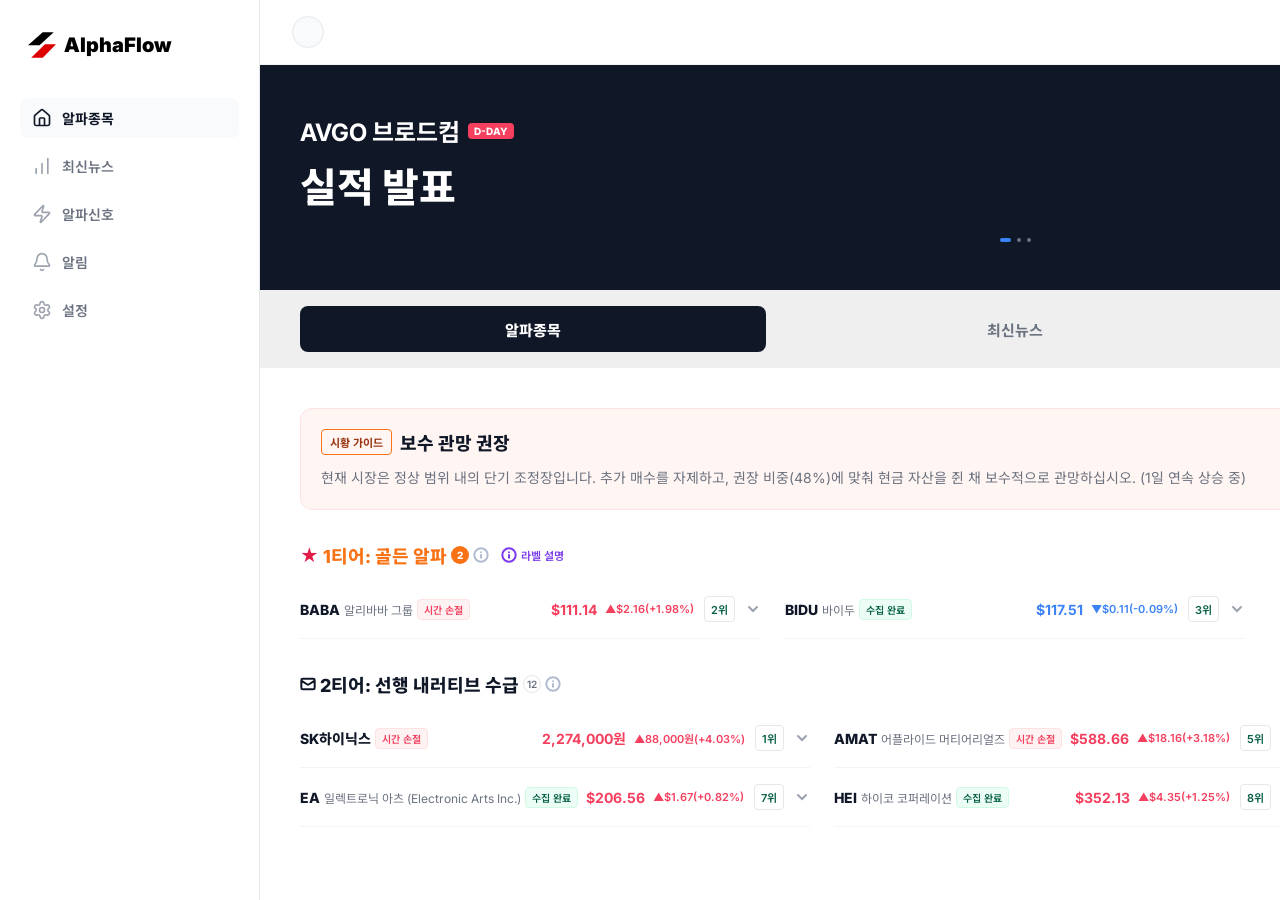
<file: reference/alphaflow-export (1)/index.html>
<!DOCTYPE html>
<html lang="ko">
<head>
  <meta charset="UTF-8" />
  <meta name="viewport" content="width=device-width, initial-scale=1.0" />
  <title>AlphaFlow</title>
  <link rel="stylesheet" href="css/styles.css" />
</head>
<body>

<div class="af-shell">

  <!-- ── Side Navigation (desktop only) ── -->
  <aside class="af-sidenav">
    <div class="af-sidenav-logo">
      <div class="af-sidenav-logo-icon">
        <svg width="100%" height="100%" viewBox="0 0 35.4807 32.3669" fill="none">
          <path d="M35.4807 15.1385L18.7411 32.3669H4.04422L21.462 15.1385H35.4807Z" fill="#DD0000"/>
          <path d="M18.6607 0H32.5533L14.6267 16.6512H0L18.6607 0Z" fill="black"/>
        </svg>
      </div>
      <span class="af-sidenav-logo-text">AlphaFlow</span>
    </div>
    <a class="af-sidenav-item active" href="#">
      <svg viewBox="0 0 24 24" fill="none"><path d="M15 20.9992V12.9992C15 12.734 14.8946 12.4796 14.7071 12.2921C14.5196 12.1046 14.2652 11.9992 14 11.9992H10C9.73478 11.9992 9.48043 12.1046 9.29289 12.2921C9.10536 12.4796 9 12.734 9 12.9992V20.9992M3 9.99968C2.99993 9.70875 3.06333 9.4213 3.18579 9.1574C3.30824 8.89349 3.4868 8.65948 3.709 8.47168L10.709 2.47168C11.07 2.16659 11.5274 1.9992 12 1.9992C12.4726 1.9992 12.93 2.16659 13.291 2.47168L20.291 8.47168C20.5132 8.65948 20.6918 8.89349 20.8142 9.1574C20.9367 9.4213 21.0001 9.70875 21 9.99968V18.9997C21 19.5301 20.7893 20.0388 20.4142 20.4139C20.0391 20.789 19.5304 20.9997 19 20.9997H5C4.46957 20.9997 3.96086 20.789 3.58579 20.4139C3.21071 20.0388 3 19.5301 3 18.9997V9.99968Z" stroke="#101828" stroke-linecap="round" stroke-width="2"/></svg>
      알파종목
    </a>
    <a class="af-sidenav-item" href="#">
      <svg viewBox="0 0 24 24" fill="none"><path d="M4.9992 21V15M12 21V9M19.0008 21V3" stroke="#9CA3AF" stroke-linecap="round" stroke-width="2"/></svg>
      최신뉴스
    </a>
    <a class="af-sidenav-item" href="#">
      <svg viewBox="0 0 24 24" fill="none"><path d="M3.46591 13.8471C3.62617 13.9477 3.81168 14.0008 4.0009 14.0001H11.0001C11.1618 13.9996 11.3213 14.0383 11.4648 14.113C11.6083 14.1876 11.7315 14.296 11.8239 14.4287C11.9163 14.5615 11.9752 14.7147 11.9954 14.8752C12.0156 15.0357 11.9966 15.1987 11.94 15.3502L10.0202 21.3706C9.99015 21.4799 9.99814 21.5963 10.0429 21.7005C10.0876 21.8047 10.1665 21.8906 10.2665 21.9441C10.3665 21.9976 10.4817 22.0155 10.5932 21.9949C10.7047 21.9742 10.8059 21.9163 10.8801 21.8306L20.779 11.63C20.8982 11.483 20.9733 11.3052 20.9955 11.1173C21.0177 10.9294 20.9861 10.739 20.9045 10.5683C20.8228 10.3976 20.6943 10.2535 20.5341 10.1529C20.3738 10.0523 20.1883 9.99924 19.9991 9.99988H12.9999C12.8382 10.0004 12.6787 9.96169 12.5352 9.88703C12.3917 9.81239 12.2685 9.70404 12.1761 9.57128C12.0837 9.43853 12.0248 9.28533 12.0046 9.12484C11.9844 8.96434 12.0034 8.80133 12.06 8.6498L13.9798 2.62944C14.0099 2.52008 14.0019 2.40375 13.9571 2.29953C13.9124 2.19531 13.8335 2.10941 13.7335 2.05591C13.6335 2.00242 13.5183 1.98451 13.4068 2.00514C13.2953 2.02576 13.1941 2.08369 13.1199 2.16941L3.22099 12.37C3.10178 12.517 3.02671 12.6948 3.00451 12.8827C2.98231 13.0707 3.01387 13.261 3.09555 13.4317C3.17722 13.6025 3.30565 13.7465 3.46591 13.8471Z" stroke="#9CA3AF" stroke-linecap="round" stroke-width="2"/></svg>
      알파신호
    </a>
    <a class="af-sidenav-item" href="#">
      <svg viewBox="0 0 24 24" fill="none"><path d="M10.2668 21.0008C10.4423 21.3048 10.6948 21.5573 10.9988 21.7329C11.3028 21.9084 11.6477 22.0008 11.9988 22.0008C12.3499 22.0008 12.6947 21.9084 12.9988 21.7329C13.3028 21.5573 13.5553 21.3048 13.7308 21.0008M3.26127 15.3263C3.13064 15.4695 3.04442 15.6476 3.01313 15.8389C2.98183 16.0302 3.00679 16.2264 3.08498 16.4038C3.16317 16.5812 3.29121 16.732 3.45353 16.8379C3.61586 16.9439 3.80546 17.0003 3.99929 17.0005H19.9996C20.1934 17.0005 20.3831 16.9443 20.5455 16.8386C20.7079 16.7328 20.8361 16.5822 20.9145 16.4049C20.9929 16.2277 21.0181 16.0315 20.9871 15.8402C20.956 15.6488 20.8701 15.4707 20.7396 15.3273C19.4096 13.9562 17.9996 12.4991 17.9996 7.99971C17.9996 6.40827 17.3674 4.88202 16.2422 3.75671C15.1169 2.63139 13.5908 1.9992 11.9995 1.9992C10.4081 1.9992 8.88197 2.63139 7.75673 3.75671C6.63149 4.88202 5.99933 6.40827 5.99933 7.99971C5.99933 12.4991 4.5883 13.9562 3.26127 15.3263Z" stroke="#9CA3AF" stroke-linecap="round" stroke-width="2"/></svg>
      알림
    </a>
    <a class="af-sidenav-item" href="#">
      <svg viewBox="0 0 24 24" fill="none"><path d="M9.67056 4.13697C9.72566 3.55731 9.99489 3.01902 10.4257 2.62725C10.8564 2.23549 11.4178 2.0184 12.0001 2.0184C12.5823 2.0184 13.1437 2.23549 13.5745 2.62725C14.0052 3.01902 14.2745 3.55731 14.3296 4.13697C14.3627 4.51143 14.4855 4.87239 14.6877 5.18931C14.8899 5.50623 15.1654 5.76978 15.491 5.95765C15.8166 6.14552 16.1827 6.25217 16.5583 6.26859C16.9338 6.28501 17.3078 6.21071 17.6486 6.05197C18.1777 5.81175 18.7772 5.77699 19.3306 5.95446C19.8839 6.13193 20.3514 6.50892 20.6421 7.01208C20.9328 7.51523 21.0258 8.10855 20.9032 8.67654C20.7806 9.24454 20.451 9.74659 19.9786 10.085C19.6709 10.3008 19.4198 10.5876 19.2465 10.921C19.0731 11.2544 18.9826 11.6247 18.9826 12.0005C18.9826 12.3763 19.0731 12.7465 19.2465 13.0799C19.4198 13.4134 19.6709 13.7001 19.9786 13.916C20.451 14.2544 20.7806 14.7564 20.9032 15.3244C21.0258 15.8924 20.9328 16.4857 20.6421 16.9889C20.3514 17.492 19.8839 17.869 19.3306 18.0465C18.7772 18.224 18.1777 18.1892 17.6486 17.949C17.3078 17.7902 16.9338 17.7159 16.5583 17.7324C16.1827 17.7488 15.8166 17.8554 15.491 18.0433C15.1654 18.2312 14.8899 18.4947 14.6877 18.8116C14.4855 19.1286 14.3627 19.4895 14.3296 19.864C14.2745 20.4436 14.0052 20.9819 13.5745 21.3737C13.1437 21.7655 12.5823 21.9825 12.0001 21.9825C11.4178 21.9825 10.8564 21.7655 10.4257 21.3737C9.99489 20.9819 9.72566 20.4436 9.67056 19.864C9.6375 19.4894 9.51466 19.1283 9.31242 18.8112C9.11019 18.4942 8.83453 18.2306 8.50879 18.0427C8.18305 17.8548 7.81683 17.7482 7.44114 17.7319C7.06545 17.7156 6.69136 17.79 6.35056 17.949C5.82145 18.1892 5.22189 18.224 4.66856 18.0465C4.11523 17.869 3.64773 17.492 3.35704 16.9889C3.06635 16.4857 2.97327 15.8924 3.09592 15.3244C3.21856 14.7564 3.54816 14.2544 4.02056 13.916C4.32818 13.7001 4.57929 13.4134 4.75265 13.0799C4.92601 12.7465 5.01651 12.3763 5.01651 12.0005C5.01651 11.6247 4.92601 11.2544 4.75265 10.921C4.57929 10.5876 4.32818 10.3008 4.02056 10.085C3.54882 9.74642 3.21981 9.24457 3.09746 8.67695C2.97511 8.10934 3.06817 7.51651 3.35854 7.01369C3.64892 6.51086 4.11587 6.13395 4.66865 5.95621C5.22143 5.77848 5.82054 5.81261 6.34956 6.05197C6.69032 6.21071 7.0643 6.28501 7.43986 6.26859C7.81542 6.25217 8.18149 6.14552 8.5071 5.95765C8.8327 5.76978 9.10825 5.50623 9.31042 5.18931C9.5126 4.87239 9.63544 4.51143 9.66856 4.13697M14.9993 12.0008C14.9993 13.6577 13.6561 15.0008 11.9993 15.0008C10.3424 15.0008 8.99925 13.6577 8.99925 12.0008C8.99925 10.344 10.3424 9.00082 11.9993 9.00082C13.6561 9.00082 14.9993 10.344 14.9993 12.0008Z" stroke="#9CA3AF" stroke-linecap="round" stroke-width="2"/></svg>
      설정
    </a>
  </aside>

  <!-- ── Main App ── -->
  <div class="af-app">

    <!-- Header -->
    <header class="af-header">
      <div class="af-logo">
        <div class="af-logo-icon">
          <svg width="100%" height="100%" viewBox="0 0 35.4807 32.3669" fill="none">
            <path d="M35.4807 15.1385L18.7411 32.3669H4.04422L21.462 15.1385H35.4807Z" fill="#DD0000"/>
            <path d="M18.6607 0H32.5533L14.6267 16.6512H0L18.6607 0Z" fill="black"/>
          </svg>
        </div>
        <span class="af-logo-text">AlphaFlow</span>
      </div>
      <div class="af-avatar"></div>
    </header>

    <!-- Hero Section -->
    <section class="af-hero">
      <div class="af-hero-content">
        <div class="af-hero-info">
          <div class="af-hero-title-row">
            <span class="af-hero-ticker">AVGO 브로드컴</span>
            <span class="af-badge-dday">D-DAY</span>
          </div>
          <div class="af-hero-subtitle">실적 발표</div>
        </div>
        <svg width="24" height="24" viewBox="0 0 24 24" fill="none">
          <path d="M9 18L15 12L9 6" stroke="#6B7280" stroke-linecap="round" stroke-width="2"/>
        </svg>
      </div>
      <div class="af-dots">
        <div class="af-dot-active"></div>
        <div class="af-dot"></div>
        <div class="af-dot"></div>
      </div>
    </section>

    <!-- Tabs -->
    <nav class="af-tabs">
      <div class="af-tab active">알파종목</div>
      <div class="af-tab inactive">최신뉴스</div>
      <div class="af-tab inactive">보유자산</div>
    </nav>

    <!-- Main Content -->
    <main class="af-content">

      <!-- Market Guide -->
      <div class="af-guide-card">
        <div class="af-guide-header">
          <span class="af-guide-label">시황 가이드</span>
          <span class="af-guide-title">보수 관망 권장</span>
        </div>
        <p class="af-guide-body">현재 시장은 정상 범위 내의 단기 조정장입니다. 추가 매수를 자제하고, 권장 비중(48%)에 맞춰 현금 자산을 쥔 채 보수적으로 관망하십시오. (1일 연속 상승 중)</p>
      </div>

      <!-- 1티어: 골든 알파 -->
      <div class="af-section">
        <div class="af-section-header">
          <span class="af-tier-star">★</span>
          <span class="af-tier-title">1티어: 골든 알파</span>
          <div class="af-tier-badge-count">2</div>
          <svg width="16" height="16" viewBox="0 0 16 16" fill="none">
            <path d="M8 10.6669V8M8 5.33312H8.00667M14.6672 8C14.6672 11.6822 11.6822 14.6672 8 14.6672C4.31781 14.6672 1.3328 11.6822 1.3328 8C1.3328 4.31781 4.31781 1.3328 8 1.3328C11.6822 1.3328 14.6672 4.31781 14.6672 8Z" stroke="#B2BCD1" stroke-linecap="round" stroke-width="2"/>
          </svg>
          <div class="af-label-explain">
            <svg width="16" height="16" viewBox="0 0 15.33 16" fill="none">
              <path d="M7.665 10.6975V8.03145M7.665 5.36545H7.67166M14.33 8.03145C14.33 11.7124 11.346 14.6965 7.665 14.6965C3.98402 14.6965 1 11.7124 1 8.03145C1 4.35048 3.98402 1.36646 7.665 1.36646C11.346 1.36646 14.33 4.35048 14.33 8.03145Z" stroke="#7C3AED" stroke-linecap="round" stroke-width="2"/>
            </svg>
            <span>라벨 설명</span>
          </div>
        </div>
        <div class="af-stock-list">
          
        <div class="af-stock-row">
          <div class="af-stock-left">
            <div class="af-stock-name-row">
              <span class="af-stock-ticker">BABA</span>
              <span class="af-stock-company">알리바바 그룹</span>
              <span class="af-badge-cut">시간 손절</span>
            </div>
          </div>
          <div class="af-stock-right">
            <div class="af-price-block">
              <span class="af-price-up">$111.14</span>
              <span class="af-change-up">▲$2.16(+1.98%)</span>
            </div>
            <div class="af-rank-badge">2위</div>
            <svg class="af-chevron-down" viewBox="0 0 16 16" fill="none">
              <path d="M4 6L8 10L12 6" stroke="#9CA3AF" stroke-linecap="round" stroke-width="2"/>
            </svg>
          </div>
        </div>
          
        <div class="af-stock-row">
          <div class="af-stock-left">
            <div class="af-stock-name-row">
              <span class="af-stock-ticker">BIDU</span>
              <span class="af-stock-company">바이두</span>
              <span class="af-badge-done">수집 완료</span>
            </div>
          </div>
          <div class="af-stock-right">
            <div class="af-price-block">
              <span class="af-price-down">$117.51</span>
              <span class="af-change-down">▼$0.11(-0.09%)</span>
            </div>
            <div class="af-rank-badge">3위</div>
            <svg class="af-chevron-down" viewBox="0 0 16 16" fill="none">
              <path d="M4 6L8 10L12 6" stroke="#9CA3AF" stroke-linecap="round" stroke-width="2"/>
            </svg>
          </div>
        </div>
        </div>
      </div>

      <!-- 2티어: 선행 내러티브 수급 -->
      <div class="af-section">
        <div class="af-section-header">
          <svg width="16" height="16" viewBox="0 0 16 16" fill="none">
            <path d="M14.6672 4.667L8.67272 8.48462C8.4693 8.60275 8.23824 8.66497 8.003 8.66497C7.76776 8.66497 7.5367 8.60275 7.33328 8.48462L1.3328 4.667M2.66624 2.6672H13.3338C14.0702 2.6672 14.6672 3.26409 14.6672 4.0004V11.9996C14.6672 12.7359 14.0702 13.3328 13.3338 13.3328H2.66624C1.9298 13.3328 1.3328 12.7359 1.3328 11.9996V4.0004C1.3328 3.26409 1.9298 2.6672 2.66624 2.6672Z" stroke="#101828" stroke-linecap="round" stroke-width="2"/>
          </svg>
          <span class="af-tier2-title">2티어: 선행 내러티브 수급</span>
          <div class="af-tier2-badge-count">12</div>
          <svg width="16" height="16" viewBox="0 0 16 16" fill="none">
            <path d="M8 10.6669V8M8 5.33312H8.00667M14.6672 8C14.6672 11.6822 11.6822 14.6672 8 14.6672C4.31781 14.6672 1.3328 11.6822 1.3328 8C1.3328 4.31781 4.31781 1.3328 8 1.3328C11.6822 1.3328 14.6672 4.31781 14.6672 8Z" stroke="#B2BCD1" stroke-linecap="round" stroke-width="2"/>
          </svg>
        </div>
        <div class="af-stock-list">
          
        <div class="af-stock-row">
          <div class="af-stock-left">
            <div class="af-stock-name-row">
              <span class="af-stock-ticker">SK하이닉스</span>
              
              <span class="af-badge-cut">시간 손절</span>
            </div>
          </div>
          <div class="af-stock-right">
            <div class="af-price-block">
              <span class="af-price-up">2,274,000원</span>
              <span class="af-change-up">▲88,000원(+4.03%)</span>
            </div>
            <div class="af-rank-badge">1위</div>
            <svg class="af-chevron-down" viewBox="0 0 16 16" fill="none">
              <path d="M4 6L8 10L12 6" stroke="#9CA3AF" stroke-linecap="round" stroke-width="2"/>
            </svg>
          </div>
        </div>
          
        <div class="af-stock-row">
          <div class="af-stock-left">
            <div class="af-stock-name-row">
              <span class="af-stock-ticker">AMAT</span>
              <span class="af-stock-company">어플라이드 머티어리얼즈</span>
              <span class="af-badge-cut">시간 손절</span>
            </div>
          </div>
          <div class="af-stock-right">
            <div class="af-price-block">
              <span class="af-price-up">$588.66</span>
              <span class="af-change-up">▲$18.16(+3.18%)</span>
            </div>
            <div class="af-rank-badge">5위</div>
            <svg class="af-chevron-down" viewBox="0 0 16 16" fill="none">
              <path d="M4 6L8 10L12 6" stroke="#9CA3AF" stroke-linecap="round" stroke-width="2"/>
            </svg>
          </div>
        </div>
          
        <div class="af-stock-row">
          <div class="af-stock-left">
            <div class="af-stock-name-row">
              <span class="af-stock-ticker">BAC</span>
              <span class="af-stock-company">뱅크 오브 아메리카</span>
              <span class="af-badge-cut">시간 손절</span>
            </div>
          </div>
          <div class="af-stock-right">
            <div class="af-price-block">
              <span class="af-price-up">$59.25</span>
              <span class="af-change-up">▲$0.95(+1.63%)</span>
            </div>
            <div class="af-rank-badge">6위</div>
            <svg class="af-chevron-down" viewBox="0 0 16 16" fill="none">
              <path d="M4 6L8 10L12 6" stroke="#9CA3AF" stroke-linecap="round" stroke-width="2"/>
            </svg>
          </div>
        </div>
          
        <div class="af-stock-row">
          <div class="af-stock-left">
            <div class="af-stock-name-row">
              <span class="af-stock-ticker">EA</span>
              <span class="af-stock-company">일렉트로닉 아츠 (Electronic Arts Inc.)</span>
              <span class="af-badge-done">수집 완료</span>
            </div>
          </div>
          <div class="af-stock-right">
            <div class="af-price-block">
              <span class="af-price-up">$206.56</span>
              <span class="af-change-up">▲$1.67(+0.82%)</span>
            </div>
            <div class="af-rank-badge">7위</div>
            <svg class="af-chevron-down" viewBox="0 0 16 16" fill="none">
              <path d="M4 6L8 10L12 6" stroke="#9CA3AF" stroke-linecap="round" stroke-width="2"/>
            </svg>
          </div>
        </div>
          
        <div class="af-stock-row">
          <div class="af-stock-left">
            <div class="af-stock-name-row">
              <span class="af-stock-ticker">HEI</span>
              <span class="af-stock-company">하이코 코퍼레이션</span>
              <span class="af-badge-done">수집 완료</span>
            </div>
          </div>
          <div class="af-stock-right">
            <div class="af-price-block">
              <span class="af-price-up">$352.13</span>
              <span class="af-change-up">▲$4.35(+1.25%)</span>
            </div>
            <div class="af-rank-badge">8위</div>
            <svg class="af-chevron-down" viewBox="0 0 16 16" fill="none">
              <path d="M4 6L8 10L12 6" stroke="#9CA3AF" stroke-linecap="round" stroke-width="2"/>
            </svg>
          </div>
        </div>
        </div>
      </div>

    </main>

    <!-- Bottom Navigation (mobile/tablet only) -->
    <nav class="af-bottom-nav">
      <div class="af-nav-item">
        <svg width="24" height="24" viewBox="0 0 24 24" fill="none">
          <path d="M15 20.9992V12.9992C15 12.734 14.8946 12.4796 14.7071 12.2921C14.5196 12.1046 14.2652 11.9992 14 11.9992H10C9.73478 11.9992 9.48043 12.1046 9.29289 12.2921C9.10536 12.4796 9 12.734 9 12.9992V20.9992M3 9.99968C2.99993 9.70875 3.06333 9.4213 3.18579 9.1574C3.30824 8.89349 3.4868 8.65948 3.709 8.47168L10.709 2.47168C11.07 2.16659 11.5274 1.9992 12 1.9992C12.4726 1.9992 12.93 2.16659 13.291 2.47168L20.291 8.47168C20.5132 8.65948 20.6918 8.89349 20.8142 9.1574C20.9367 9.4213 21.0001 9.70875 21 9.99968V18.9997C21 19.5301 20.7893 20.0388 20.4142 20.4139C20.0391 20.789 19.5304 20.9997 19 20.9997H5C4.46957 20.9997 3.96086 20.789 3.58579 20.4139C3.21071 20.0388 3 19.5301 3 18.9997V9.99968Z" stroke="#101828" stroke-linecap="round" stroke-width="2"/>
        </svg>
        <div class="af-nav-dot"></div>
      </div>
      <div class="af-nav-item">
        <svg width="24" height="24" viewBox="0 0 24 24" fill="none">
          <path d="M4.9992 21V15M12 21V9M19.0008 21V3" stroke="#9CA3AF" stroke-linecap="round" stroke-width="2"/>
        </svg>
      </div>
      <div class="af-nav-item">
        <svg width="24" height="24" viewBox="0 0 24 24" fill="none">
          <path d="M3.46591 13.8471C3.62617 13.9477 3.81168 14.0008 4.0009 14.0001H11.0001C11.1618 13.9996 11.3213 14.0383 11.4648 14.113C11.6083 14.1876 11.7315 14.296 11.8239 14.4287C11.9163 14.5615 11.9752 14.7147 11.9954 14.8752C12.0156 15.0357 11.9966 15.1987 11.94 15.3502L10.0202 21.3706C9.99015 21.4799 9.99814 21.5963 10.0429 21.7005C10.0876 21.8047 10.1665 21.8906 10.2665 21.9441C10.3665 21.9976 10.4817 22.0155 10.5932 21.9949C10.7047 21.9742 10.8059 21.9163 10.8801 21.8306L20.779 11.63C20.8982 11.483 20.9733 11.3052 20.9955 11.1173C21.0177 10.9294 20.9861 10.739 20.9045 10.5683C20.8228 10.3976 20.6943 10.2535 20.5341 10.1529C20.3738 10.0523 20.1883 9.99924 19.9991 9.99988H12.9999C12.8382 10.0004 12.6787 9.96169 12.5352 9.88703C12.3917 9.81239 12.2685 9.70404 12.1761 9.57128C12.0837 9.43853 12.0248 9.28533 12.0046 9.12484C11.9844 8.96434 12.0034 8.80133 12.06 8.6498L13.9798 2.62944C14.0099 2.52008 14.0019 2.40375 13.9571 2.29953C13.9124 2.19531 13.8335 2.10941 13.7335 2.05591C13.6335 2.00242 13.5183 1.98451 13.4068 2.00514C13.2953 2.02576 13.1941 2.08369 13.1199 2.16941L3.22099 12.37C3.10178 12.517 3.02671 12.6948 3.00451 12.8827C2.98231 13.0707 3.01387 13.261 3.09555 13.4317C3.17722 13.6025 3.30565 13.7465 3.46591 13.8471Z" stroke="#9CA3AF" stroke-linecap="round" stroke-width="2"/>
        </svg>
      </div>
      <div class="af-nav-item">
        <svg width="24" height="24" viewBox="0 0 24 24" fill="none">
          <path d="M10.2668 21.0008C10.4423 21.3048 10.6948 21.5573 10.9988 21.7329C11.3028 21.9084 11.6477 22.0008 11.9988 22.0008C12.3499 22.0008 12.6947 21.9084 12.9988 21.7329C13.3028 21.5573 13.5553 21.3048 13.7308 21.0008M3.26127 15.3263C3.13064 15.4695 3.04442 15.6476 3.01313 15.8389C2.98183 16.0302 3.00679 16.2264 3.08498 16.4038C3.16317 16.5812 3.29121 16.732 3.45353 16.8379C3.61586 16.9439 3.80546 17.0003 3.99929 17.0005H19.9996C20.1934 17.0005 20.3831 16.9443 20.5455 16.8386C20.7079 16.7328 20.8361 16.5822 20.9145 16.4049C20.9929 16.2277 21.0181 16.0315 20.9871 15.8402C20.956 15.6488 20.8701 15.4707 20.7396 15.3273C19.4096 13.9562 17.9996 12.4991 17.9996 7.99971C17.9996 6.40827 17.3674 4.88202 16.2422 3.75671C15.1169 2.63139 13.5908 1.9992 11.9995 1.9992C10.4081 1.9992 8.88197 2.63139 7.75673 3.75671C6.63149 4.88202 5.99933 6.40827 5.99933 7.99971C5.99933 12.4991 4.5883 13.9562 3.26127 15.3263Z" stroke="#9CA3AF" stroke-linecap="round" stroke-width="2"/>
        </svg>
      </div>
      <div class="af-nav-item">
        <svg width="24" height="24" viewBox="0 0 24 24" fill="none">
          <path d="M9.67056 4.13697C9.72566 3.55731 9.99489 3.01902 10.4257 2.62725C10.8564 2.23549 11.4178 2.0184 12.0001 2.0184C12.5823 2.0184 13.1437 2.23549 13.5745 2.62725C14.0052 3.01902 14.2745 3.55731 14.3296 4.13697C14.3627 4.51143 14.4855 4.87239 14.6877 5.18931C14.8899 5.50623 15.1654 5.76978 15.491 5.95765C15.8166 6.14552 16.1827 6.25217 16.5583 6.26859C16.9338 6.28501 17.3078 6.21071 17.6486 6.05197C18.1777 5.81175 18.7772 5.77699 19.3306 5.95446C19.8839 6.13193 20.3514 6.50892 20.6421 7.01208C20.9328 7.51523 21.0258 8.10855 20.9032 8.67654C20.7806 9.24454 20.451 9.74659 19.9786 10.085C19.6709 10.3008 19.4198 10.5876 19.2465 10.921C19.0731 11.2544 18.9826 11.6247 18.9826 12.0005C18.9826 12.3763 19.0731 12.7465 19.2465 13.0799C19.4198 13.4134 19.6709 13.7001 19.9786 13.916C20.451 14.2544 20.7806 14.7564 20.9032 15.3244C21.0258 15.8924 20.9328 16.4857 20.6421 16.9889C20.3514 17.492 19.8839 17.869 19.3306 18.0465C18.7772 18.224 18.1777 18.1892 17.6486 17.949C17.3078 17.7902 16.9338 17.7159 16.5583 17.7324C16.1827 17.7488 15.8166 17.8554 15.491 18.0433C15.1654 18.2312 14.8899 18.4947 14.6877 18.8116C14.4855 19.1286 14.3627 19.4895 14.3296 19.864C14.2745 20.4436 14.0052 20.9819 13.5745 21.3737C13.1437 21.7655 12.5823 21.9825 12.0001 21.9825C11.4178 21.9825 10.8564 21.7655 10.4257 21.3737C9.99489 20.9819 9.72566 20.4436 9.67056 19.864C9.6375 19.4894 9.51466 19.1283 9.31242 18.8112C9.11019 18.4942 8.83453 18.2306 8.50879 18.0427C8.18305 17.8548 7.81683 17.7482 7.44114 17.7319C7.06545 17.7156 6.69136 17.79 6.35056 17.949C5.82145 18.1892 5.22189 18.224 4.66856 18.0465C4.11523 17.869 3.64773 17.492 3.35704 16.9889C3.06635 16.4857 2.97327 15.8924 3.09592 15.3244C3.21856 14.7564 3.54816 14.2544 4.02056 13.916C4.32818 13.7001 4.57929 13.4134 4.75265 13.0799C4.92601 12.7465 5.01651 12.3763 5.01651 12.0005C5.01651 11.6247 4.92601 11.2544 4.75265 10.921C4.57929 10.5876 4.32818 10.3008 4.02056 10.085C3.54882 9.74642 3.21981 9.24457 3.09746 8.67695C2.97511 8.10934 3.06817 7.51651 3.35854 7.01369C3.64892 6.51086 4.11587 6.13395 4.66865 5.95621C5.22143 5.77848 5.82054 5.81261 6.34956 6.05197C6.69032 6.21071 7.0643 6.28501 7.43986 6.26859C7.81542 6.25217 8.18149 6.14552 8.5071 5.95765C8.8327 5.76978 9.10825 5.50623 9.31042 5.18931C9.5126 4.87239 9.63544 4.51143 9.66856 4.13697M14.9993 12.0008C14.9993 13.6577 13.6561 15.0008 11.9993 15.0008C10.3424 15.0008 8.99925 13.6577 8.99925 12.0008C8.99925 10.344 10.3424 9.00082 11.9993 9.00082C13.6561 9.00082 14.9993 10.344 14.9993 12.0008Z" stroke="#9CA3AF" stroke-linecap="round" stroke-width="2"/>
        </svg>
      </div>
    </nav>

  </div><!-- /af-app -->
</div><!-- /af-shell -->

</body>
</html>
</file>
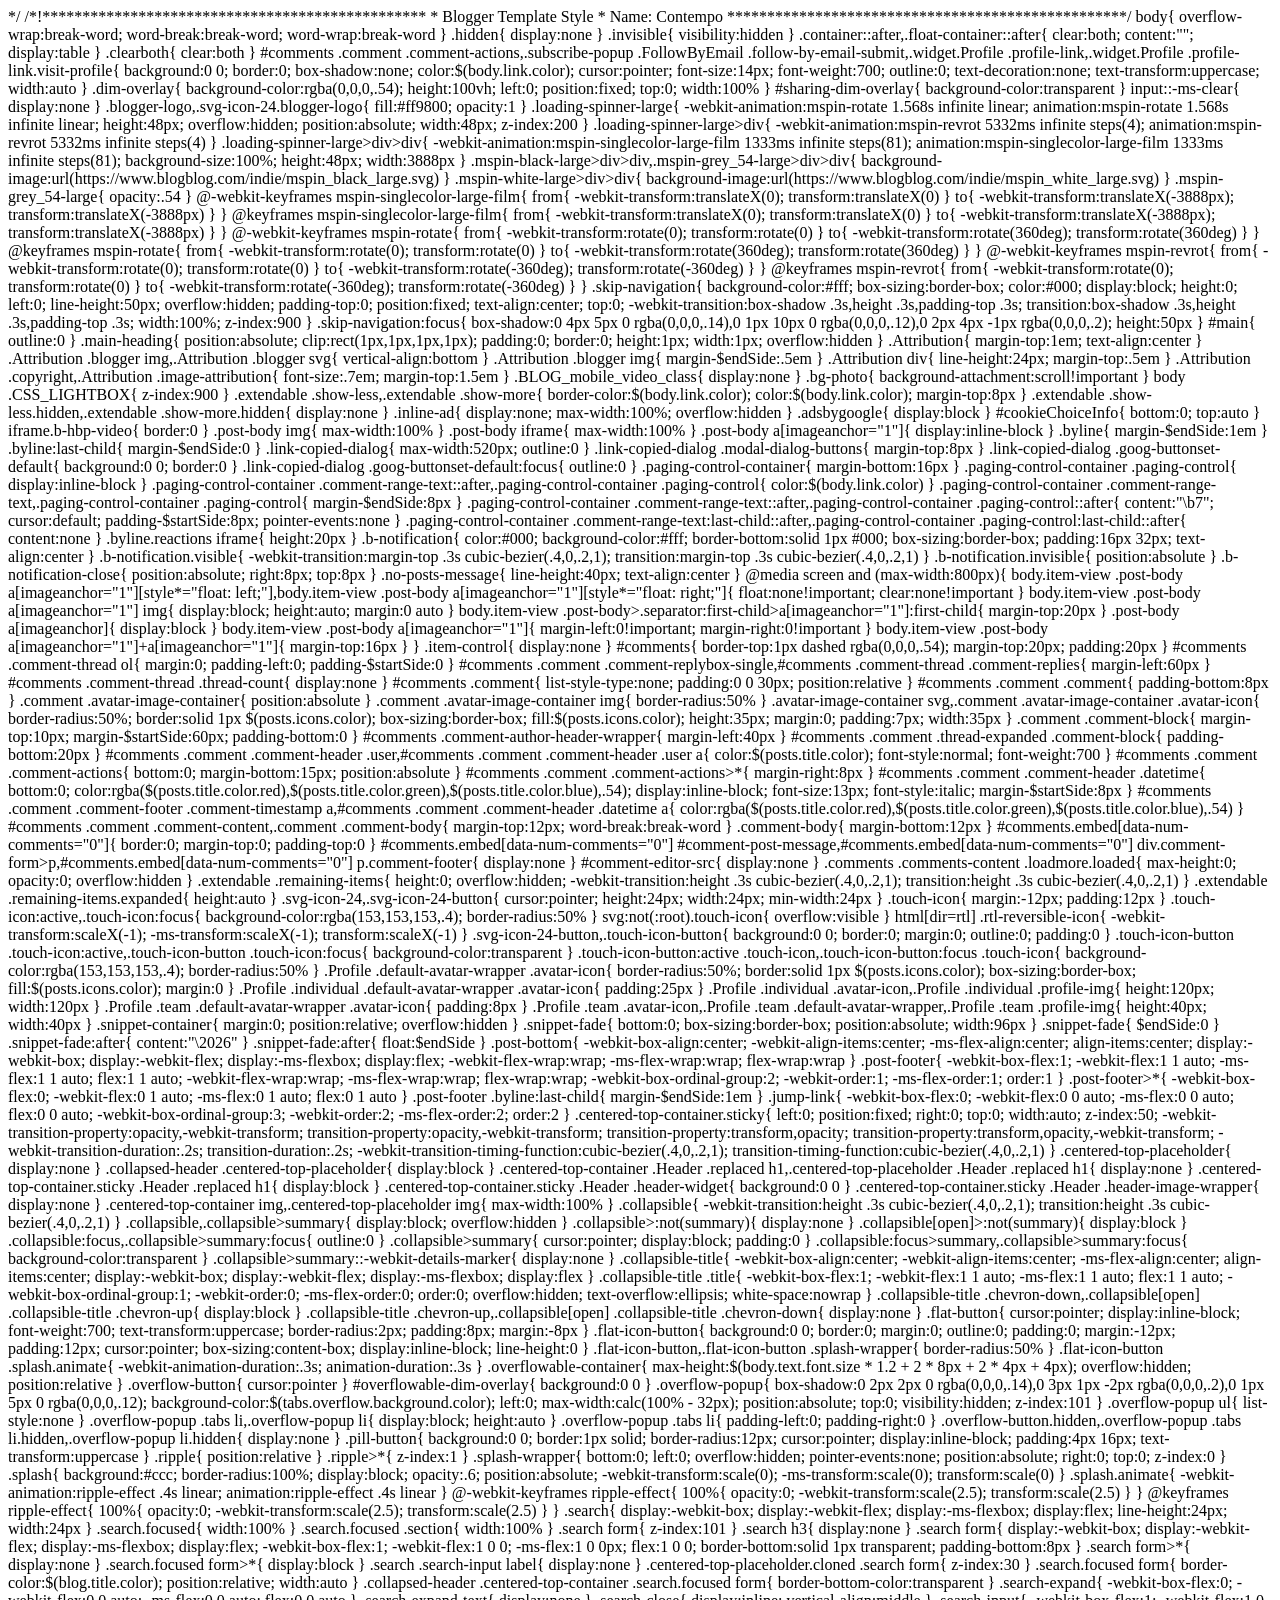
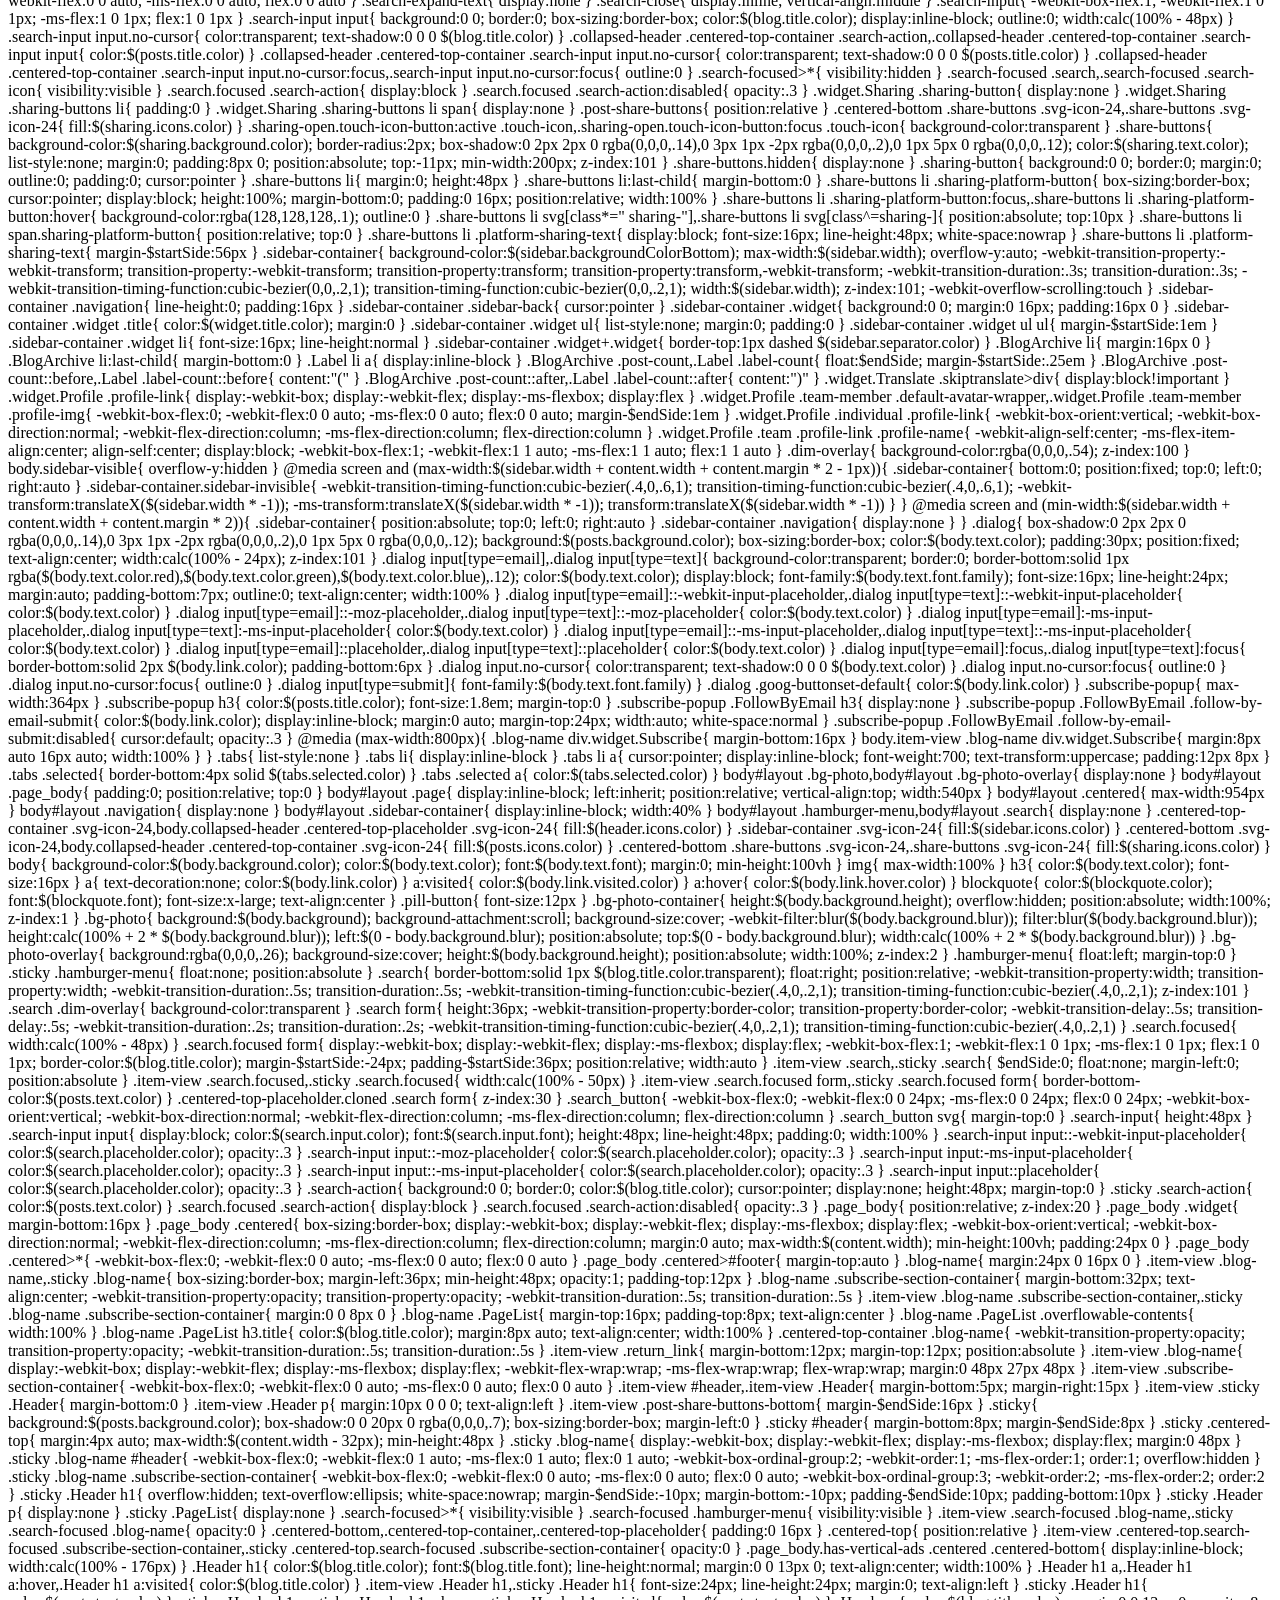
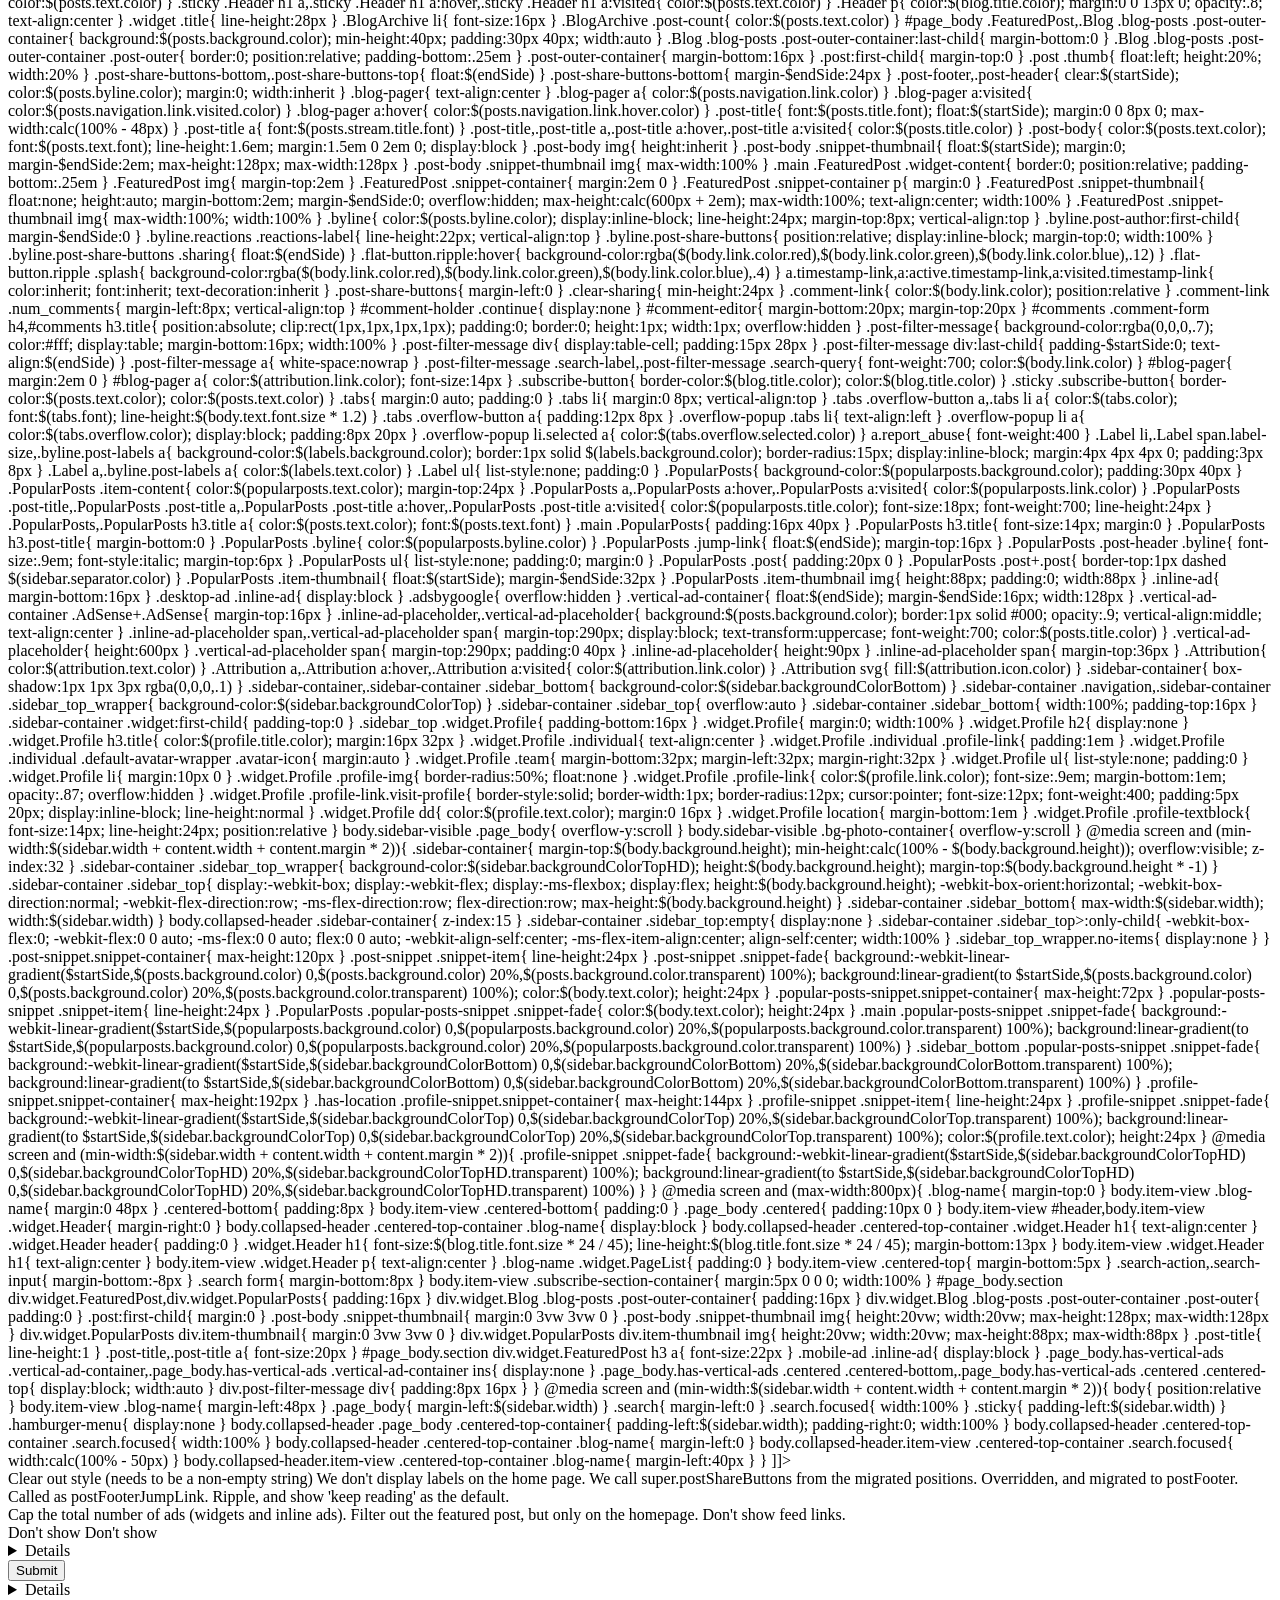
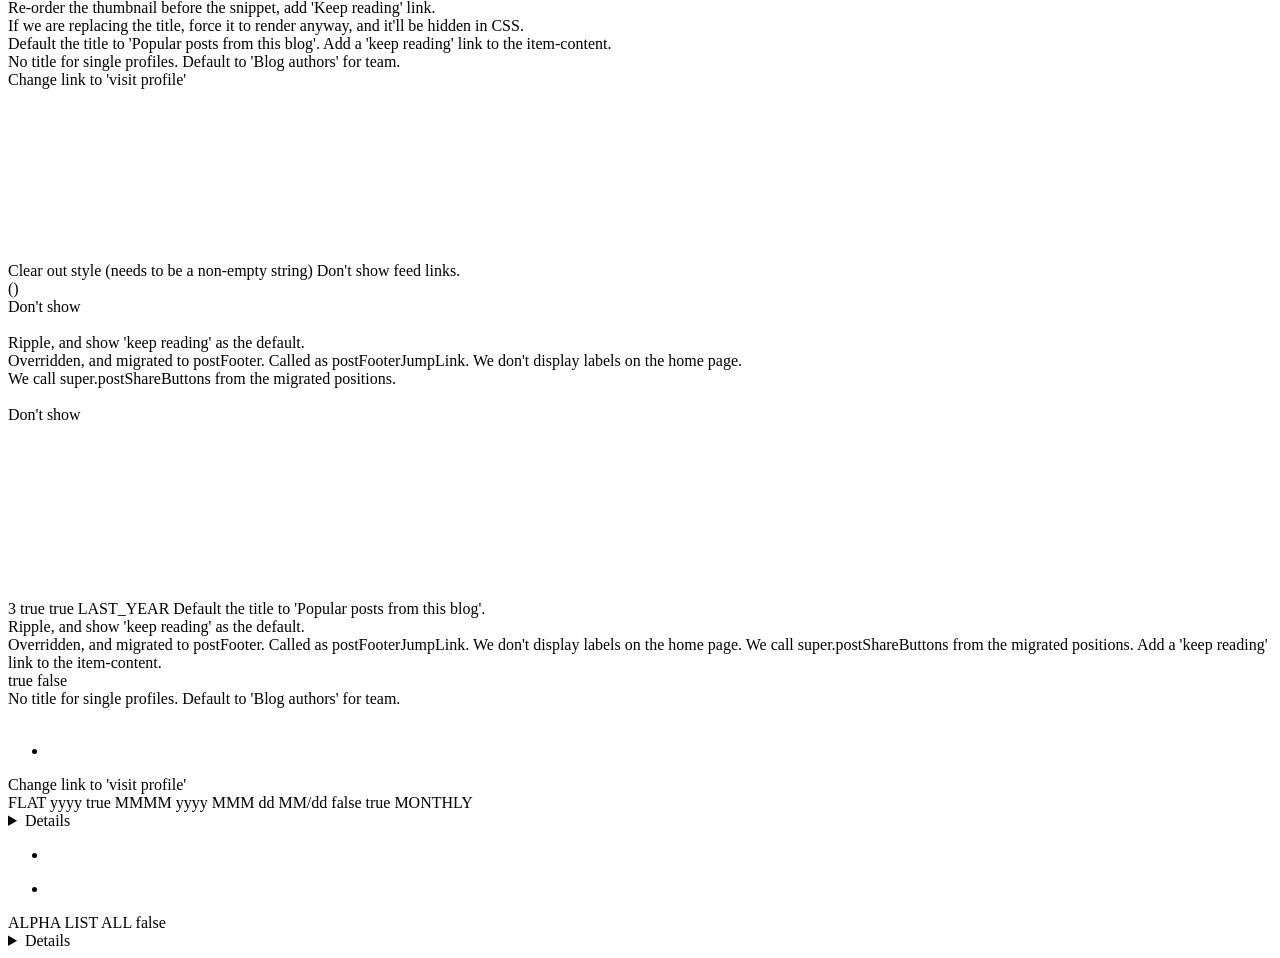
<file: backup/blog.html>
<?xml version="1.0" encoding="UTF-8" ?>
<!DOCTYPE html>
<html b:css='false' b:defaultwidgetversion='2' b:layoutsVersion='3' b:responsive='true' b:templateUrl='indie.xml' b:templateVersion='1.3.3' expr:dir='data:blog.languageDirection' expr:lang='data:blog.locale' xmlns='http://www.w3.org/1999/xhtml' xmlns:b='http://www.google.com/2005/gml/b' xmlns:data='http://www.google.com/2005/gml/data' xmlns:expr='http://www.google.com/2005/gml/expr'>
  <head>
    <meta content='width=device-width, initial-scale=1' name='viewport'/>
    <title><data:view.title.escaped/></title>
    <b:include data='blog' name='all-head-content'/>

    <b:skin version='1.3.3'><![CDATA[/*! normalize.css v3.0.1 | MIT License | git.io/normalize */html{font-family:sans-serif;-ms-text-size-adjust:100%;-webkit-text-size-adjust:100%}body{margin:0}article,aside,details,figcaption,figure,footer,header,hgroup,main,nav,section,summary{display:block}audio,canvas,progress,video{display:inline-block;vertical-align:baseline}audio:not([controls]){display:none;height:0}[hidden],template{display:none}a{background:transparent}a:active,a:hover{outline:0}abbr[title]{border-bottom:1px dotted}b,strong{font-weight:bold}dfn{font-style:italic}h1{font-size:2em;margin:.67em 0}mark{background:#ff0;color:#000}small{font-size:80%}sub,sup{font-size:75%;line-height:0;position:relative;vertical-align:baseline}sup{top:-0.5em}sub{bottom:-0.25em}img{border:0}svg:not(:root){overflow:hidden}figure{margin:1em 40px}hr{-moz-box-sizing:content-box;box-sizing:content-box;height:0}pre{overflow:auto}code,kbd,pre,samp{font-family:monospace,monospace;font-size:1em}button,input,optgroup,select,textarea{color:inherit;font:inherit;margin:0}button{overflow:visible}button,select{text-transform:none}button,html input[type="button"],input[type="reset"],input[type="submit"]{-webkit-appearance:button;cursor:pointer}button[disabled],html input[disabled]{cursor:default}button::-moz-focus-inner,input::-moz-focus-inner{border:0;padding:0}input{line-height:normal}input[type="checkbox"],input[type="radio"]{box-sizing:border-box;padding:0}input[type="number"]::-webkit-inner-spin-button,input[type="number"]::-webkit-outer-spin-button{height:auto}input[type="search"]{-webkit-appearance:textfield;-moz-box-sizing:content-box;-webkit-box-sizing:content-box;box-sizing:content-box}input[type="search"]::-webkit-search-cancel-button,input[type="search"]::-webkit-search-decoration{-webkit-appearance:none}fieldset{border:1px solid #c0c0c0;margin:0 2px;padding:.35em .625em .75em}legend{border:0;padding:0}textarea{overflow:auto}optgroup{font-weight:bold}table{border-collapse:collapse;border-spacing:0}td,th{padding:0}
/*
<!-- Constants -->

<Variable name="damionRegular36" description="Damion Regular 36" type="font" default="400 36px Damion, cursive" hideEditor="true"  value="400 36px Damion, cursive"/>
<Variable name="damionRegular62" description="Damion Regular 62" type="font" default="400 62px Damion, cursive" hideEditor="true"  value="400 62px Damion, cursive"/>
<Variable name="playfairDisplayBlack28" description="Playfair Display Black 28" type="font" default="900 28px Playfair Display, serif" hideEditor="true"  value="900 28px Playfair Display, serif"/>
<Variable name="playfairDisplayBlack36" description="Playfair Display Black 36" type="font" default="900 36px Playfair Display, serif" hideEditor="true"  value="900 36px Playfair Display, serif"/>
<Variable name="playfairDisplayBlack44" description="Playfair Display Black 44" type="font" default="900 44px Playfair Display, serif" hideEditor="true"  value="900 44px Playfair Display, serif"/>
<Variable name="robotoNormal15" description="Roboto Normal 15" type="font" default="15px Roboto, sans-serif" hideEditor="true"  value="15px Roboto, sans-serif"/>
<Variable name="robotoNormal16" description="Roboto Normal 16" type="font" default="16px Roboto, sans-serif" hideEditor="true"  value="16px Roboto, sans-serif"/>
<Variable name="robotoLightItalic15" description="Roboto Light Italic 15" type="font" default="italic 300 15px Roboto, sans-serif" hideEditor="true"  value="italic 300 15px Roboto, sans-serif"/>
<Variable name="robotoBold22" description="Roboto Bold 22" type="font" default="bold 22px Roboto, sans-serif" hideEditor="true"  value="bold 22px Roboto, sans-serif"/>
<Variable name="robotoBold30" description="Roboto Bold 30" type="font" default="bold 30px Roboto, sans-serif" hideEditor="true"  value="bold 30px Roboto, sans-serif"/>
<Variable name="robotoBold45" description="Roboto Bold 45" type="font" default="bold 45px Roboto, sans-serif" hideEditor="true"  value="bold 45px Roboto, sans-serif"/>

<!-- Variable definitions -->

<Variable name="keycolor" description="Main Color" type="color" default="#2196f3"  value="#2196f3"/>
<Variable name="startSide" description="Start side in blog language" type="automatic" default="left" hideEditor="true" />
<Variable name="endSide" description="End side in blog language" type="automatic" default="right" hideEditor="true" />

<Group description="Page Text">
  <Variable name="body.text.font" description="Font"
      type="font"
      default="$(robotoNormal15)"  value="15px Roboto, sans-serif"/>
  <Variable name="body.text.color" description="Color"
      type="color"
      default="#757575"  value="#757575"/>
</Group>

<Group description="Backgrounds">
  <Variable name="body.background.height" description="Background height"
      type="length"
      min="420px"
      max="640px"
      default="480px"  value="480px"/>
  <Variable name="body.background" description="Background"
      color="$(body.background.color)"
      type="background"
      default="$(color) none repeat scroll top left"  value="$(color) url(https://themes.googleusercontent.com/image?id=L1lcAxxz0CLgsDzixEprHJ2F38TyEjCyE3RSAjynQDks0lT1BDc1OxXKaTEdLc89HPvdB11X9FDw) no-repeat scroll top center /* Credit: Michael Elkan (http://www.offset.com/photos/394244) */;"/>
  <Variable name="body.background.color" description="Body background color"
      type="color"
      default="#eee"  value="#eeeeee"/>
  <Variable name="posts.background.color" description="Post background color"
      type="color"
      default="#fff"  value="#ffffff"/>
  <Variable name="body.background.blur" description="Background blur"
      type="length"
      min="0px"
      max="50px"
      default="0px"  value="0px"/>
</Group>

<Group description="Links">
  <Variable name="body.link.color" description="Link color"
      type="color"
      default="#2196f3"  value="#2196f3"/>
  <Variable name="body.link.visited.color" description="Visited link color"
      type="color"
      default="$(body.link.color)"  value="#2196f3"/>
  <Variable name="body.link.hover.color" description="Link Hover Color"
      type="color"
      default="$(body.link.color)"  value="#2196f3"/>
</Group>

<Group description="Blog title" selector="div.widget.Header">
  <Variable name="blog.title.font" description="Font"
      type="font"
      default="$(robotoBold45)"  value="bold 45px Roboto, sans-serif"/>
  <Variable name="blog.title.color" description="Color"
      type="color"
      default="#fff"  value="#ffffff"/>
  <Variable name="header.icons.color"
      description="Background icons color"
      type="color"
      default="#fff"  value="#ffffff"/>
</Group>

<Group description="Tabs text" selector="div.widget.PageList">
  <Variable name="tabs.font" description="Font"
      type="font"
      family="$(robotoNormal15.family)"
      size="$(robotoNormal15.size)"
      default="700 normal $(size) $(family)"  value="700 normal $(size) $(family)"/>
  <Variable name="tabs.color" description="Text color"
      type="color"
      default="#ccc"  value="#cccccc"/>
  <Variable name="tabs.selected.color" description="Selected color"
      type="color"
      default="#fff"  value="#ffffff"/>
  <Variable name="tabs.overflow.background.color" description="Popup background color"
      type="color"
      default="$(posts.background.color)"  value="#ffffff"/>
  <Variable name="tabs.overflow.color" description="Popup text color"
      type="color"
      default="$(posts.text.color)"  value="#757575"/>
  <Variable name="tabs.overflow.selected.color" description="Popup selected color"
      type="color"
      default="$(posts.title.color)"  value="#212121"/>
</Group>

<Group description="Posts" selector="div.widget.Blog">
  <Variable name="posts.title.color" description="Post title color"
      type="color"
      default="#212121"  value="#212121"/>
  <Variable name="posts.title.font" description="Post title font"
      type="font"
      default="$(robotoBold22)"  value="bold 22px Roboto, sans-serif"/>
  <Variable name="posts.stream.title.font" description="Post title stream font"
      type="font"
      default="$(robotoBold30)"  value="bold 30px Roboto, sans-serif"/>
  <Variable name="posts.text.font" description="Post text font"
      type="font"
      default="$(body.text.font)"  value="15px Roboto, sans-serif"/>
  <Variable name="posts.text.color" description="Post text color"
      type="color"
      default="$(body.text.color)"  value="#757575"/>
  <Variable name="posts.byline.color" description="Post byline color"
      type="color"
      default="rgba(0, 0, 0, 0.54)"  value="rgba(0, 0, 0, 0.54)"/>
  <Variable name="blockquote.font" description="Blockquote font"
      type="font"
      default="$(robotoLightItalic15)"  value="italic 300 15px Roboto, sans-serif"/>
  <Variable name="blockquote.color" description="Blockquote color"
      type="color"
      default="#444"  value="#444444"/>
  <Variable name="posts.icons.color"
      description="Post icons color"
      type="color"
      default="#707070"  value="#707070"/>
</Group>

<Group description="Search">
  <Variable name="search.input.color" description="Input color"
      type="color"
      default="$(blog.title.color)"  value="#ffffff"/>
  <Variable name="search.input.font" description="Input font"
      type="font"
      default="$(robotoNormal16)"  value="16px Roboto, sans-serif"/>
  <Variable name="search.placeholder.color" description="Placeholder text color"
      type="color"
      default="$(blog.title.color)"  value="#ffffff"/>
</Group>

<Group description="Sharing">
  <Variable name="sharing.background.color"
      description="Sharing background color"
      type="color"
      default="$(posts.background.color)"  value="#ffffff"/>
  <Variable name="sharing.text.color" description="Sharing text color"
      type="color"
      default="$(posts.title.color)"  value="#212121"/>
  <Variable name="sharing.icons.color"
      description="Sharing icons color"
      type="color"
      default="$(sharing.text.color)"  value="#212121"/>
</Group>

<Group description="Popular posts" selector="div.widget.PopularPosts">
  <Variable name="popularposts.background.color"
      description="Popular post background color"
      type="color"
      default="$(body.background.color)"  value="#eeeeee"/>
  <Variable name="popularposts.byline.color"
      description="Popular post byline color"
      type="color"
      default="$(posts.byline.color)"  value="rgba(0, 0, 0, 0.54)"/>
  <Variable name="popularposts.title.color"
      description="Popular post title color"
      type="color"
      default="$(posts.title.color)"  value="#212121"/>
  <Variable name="popularposts.text.color"
      description="Popular post text color"
      type="color"
      default="$(posts.text.color)"  value="#757575"/>
  <Variable name="popularposts.link.color"
      description="Popular post link color"
      type="color"
      default="$(body.link.color)"  value="#2196f3"/>
</Group>

<Group description="Post navigation" selector='div.blog-pager'>
  <Variable name="posts.navigation.link.color"
      description="Post navigation links color"
      type="color"
      default="$(body.link.color)"  value="#2196f3"/>
  <Variable name="posts.navigation.link.visited.color"
      description="Post navigation links visited color"
      type="color"
      default="$(body.link.visited.color)"  value="#2196f3"/>
  <Variable name="posts.navigation.link.hover.color"
      description="Post navigations links hover color"
      type="color"
      default="$(body.link.hover.color)"  value="#2196f3"/>
</Group>

<Group description="Sidebar" selector="div.sidebar-container">
  <Variable name="sidebar.backgroundColorTop"
      description="Background color (Top)"
      type="color"
      default="#f7f7f7"  value="#ffffff"/>
  <Variable name="sidebar.backgroundColorTopHD"
      description="Background color (Top) - HD"
      type="color"
      default="rgba(255, 255, 255, 1)"  value="#f7f7f7"/>
  <Variable name="sidebar.backgroundColorBottom"
      description="Background color (Bottom)"
      type="color"
      default="#fff"  value="#ffffff"/>
  <Variable name="sidebar.separator.color"
      description="Separator color"
      type="color"
      default="#ccc"  value="#cccccc"/>
  <Variable name="widget.title.color"
      description="Gadget title color"
      type="color"
      default="#212121"  value="#212121"/>
  <Variable name="sidebar.icons.color"
      description="Sidebar icons color"
      type="color"
      default="#707070"  value="#707070"/>
</Group>

<Group description="Author profile" selector='.widget.Profile'>
  <Variable name="profile.title.color" description="Profile title color"
      type="color"
      default="rgba(0,0,0,0.52)"  value="rgba(0,0,0,0.52)"/>
  <Variable name="profile.text.color" description="Profile text color"
      type="color"
      default="rgba(0, 0, 0, 0.54)"  value="rgba(0, 0, 0, 0.54)"/>
  <Variable name="profile.link.color" description="Profile link color"
      type="color"
      default="$(posts.title.color)"  value="#212121"/>
</Group>

<Group description="Labels" selector=".widget.Label">
  <Variable name="labels.text.color"
      description="Label text color"
      type="color"
      default="$(body.link.color)"  value="rgba(0,0,0,0.54)"/>
  <Variable name="labels.background.color"
      description="Label background color"
      type="color"
      red="$(labels.text.color.red)"
      green="$(labels.text.color.green)"
      blue="$(labels.text.color.blue)"
      default="rgba($red, $green, $blue, 0.05)"  value="#f7f7f7"/>
</Group>

<Group description="Attribution" selector=".widget.Attribution">
  <Variable name="attribution.text.color" description="Attribution text color"
      type="color"
      default="$(body.text.color)"  value="#757575"/>
  <Variable name="attribution.link.color" description="Attribution link color"
      type="color"
      default="$(body.link.color)"  value="#2196f3"/>
  <Variable name="attribution.icon.color" description="Attribution icon color"
      type="color"
      default="#707070"
      hideEditor="true"  value="#707070"/>
</Group>

<Group description="Widths">
  <Variable name="sidebar.width" description="Sidebar width" type="length"
            min="100px" max="1000px" default="284px"  value="284px"/>
  <Variable name="content.width" description="Content width" type="length"
            min="600px" max="2400px" default="922px"  value="922px"/>
  <Variable name="content.margin" description="Content margin" type="length"
            min="0px" max="1000px" default="117px"  value="117px"/>
</Group>
 */

/*!************************************************
 * Blogger Template Style
 * Name: Contempo
 **************************************************/
body{
overflow-wrap:break-word;
word-break:break-word;
word-wrap:break-word
}
.hidden{
display:none
}
.invisible{
visibility:hidden
}
.container::after,.float-container::after{
clear:both;
content:"";
display:table
}
.clearboth{
clear:both
}
#comments .comment .comment-actions,.subscribe-popup .FollowByEmail .follow-by-email-submit,.widget.Profile .profile-link,.widget.Profile .profile-link.visit-profile{
background:0 0;
border:0;
box-shadow:none;
color:$(body.link.color);
cursor:pointer;
font-size:14px;
font-weight:700;
outline:0;
text-decoration:none;
text-transform:uppercase;
width:auto
}
.dim-overlay{
background-color:rgba(0,0,0,.54);
height:100vh;
left:0;
position:fixed;
top:0;
width:100%
}
#sharing-dim-overlay{
background-color:transparent
}
input::-ms-clear{
display:none
}
.blogger-logo,.svg-icon-24.blogger-logo{
fill:#ff9800;
opacity:1
}
.loading-spinner-large{
-webkit-animation:mspin-rotate 1.568s infinite linear;
animation:mspin-rotate 1.568s infinite linear;
height:48px;
overflow:hidden;
position:absolute;
width:48px;
z-index:200
}
.loading-spinner-large>div{
-webkit-animation:mspin-revrot 5332ms infinite steps(4);
animation:mspin-revrot 5332ms infinite steps(4)
}
.loading-spinner-large>div>div{
-webkit-animation:mspin-singlecolor-large-film 1333ms infinite steps(81);
animation:mspin-singlecolor-large-film 1333ms infinite steps(81);
background-size:100%;
height:48px;
width:3888px
}
.mspin-black-large>div>div,.mspin-grey_54-large>div>div{
background-image:url(https://www.blogblog.com/indie/mspin_black_large.svg)
}
.mspin-white-large>div>div{
background-image:url(https://www.blogblog.com/indie/mspin_white_large.svg)
}
.mspin-grey_54-large{
opacity:.54
}
@-webkit-keyframes mspin-singlecolor-large-film{
from{
-webkit-transform:translateX(0);
transform:translateX(0)
}
to{
-webkit-transform:translateX(-3888px);
transform:translateX(-3888px)
}
}
@keyframes mspin-singlecolor-large-film{
from{
-webkit-transform:translateX(0);
transform:translateX(0)
}
to{
-webkit-transform:translateX(-3888px);
transform:translateX(-3888px)
}
}
@-webkit-keyframes mspin-rotate{
from{
-webkit-transform:rotate(0);
transform:rotate(0)
}
to{
-webkit-transform:rotate(360deg);
transform:rotate(360deg)
}
}
@keyframes mspin-rotate{
from{
-webkit-transform:rotate(0);
transform:rotate(0)
}
to{
-webkit-transform:rotate(360deg);
transform:rotate(360deg)
}
}
@-webkit-keyframes mspin-revrot{
from{
-webkit-transform:rotate(0);
transform:rotate(0)
}
to{
-webkit-transform:rotate(-360deg);
transform:rotate(-360deg)
}
}
@keyframes mspin-revrot{
from{
-webkit-transform:rotate(0);
transform:rotate(0)
}
to{
-webkit-transform:rotate(-360deg);
transform:rotate(-360deg)
}
}
.skip-navigation{
background-color:#fff;
box-sizing:border-box;
color:#000;
display:block;
height:0;
left:0;
line-height:50px;
overflow:hidden;
padding-top:0;
position:fixed;
text-align:center;
top:0;
-webkit-transition:box-shadow .3s,height .3s,padding-top .3s;
transition:box-shadow .3s,height .3s,padding-top .3s;
width:100%;
z-index:900
}
.skip-navigation:focus{
box-shadow:0 4px 5px 0 rgba(0,0,0,.14),0 1px 10px 0 rgba(0,0,0,.12),0 2px 4px -1px rgba(0,0,0,.2);
height:50px
}
#main{
outline:0
}
.main-heading{
position:absolute;
clip:rect(1px,1px,1px,1px);
padding:0;
border:0;
height:1px;
width:1px;
overflow:hidden
}
.Attribution{
margin-top:1em;
text-align:center
}
.Attribution .blogger img,.Attribution .blogger svg{
vertical-align:bottom
}
.Attribution .blogger img{
margin-$endSide:.5em
}
.Attribution div{
line-height:24px;
margin-top:.5em
}
.Attribution .copyright,.Attribution .image-attribution{
font-size:.7em;
margin-top:1.5em
}
.BLOG_mobile_video_class{
display:none
}
.bg-photo{
background-attachment:scroll!important
}
body .CSS_LIGHTBOX{
z-index:900
}
.extendable .show-less,.extendable .show-more{
border-color:$(body.link.color);
color:$(body.link.color);
margin-top:8px
}
.extendable .show-less.hidden,.extendable .show-more.hidden{
display:none
}
.inline-ad{
display:none;
max-width:100%;
overflow:hidden
}
.adsbygoogle{
display:block
}
#cookieChoiceInfo{
bottom:0;
top:auto
}
iframe.b-hbp-video{
border:0
}
.post-body img{
max-width:100%
}
.post-body iframe{
max-width:100%
}
.post-body a[imageanchor="1"]{
display:inline-block
}
.byline{
margin-$endSide:1em
}
.byline:last-child{
margin-$endSide:0
}
.link-copied-dialog{
max-width:520px;
outline:0
}
.link-copied-dialog .modal-dialog-buttons{
margin-top:8px
}
.link-copied-dialog .goog-buttonset-default{
background:0 0;
border:0
}
.link-copied-dialog .goog-buttonset-default:focus{
outline:0
}
.paging-control-container{
margin-bottom:16px
}
.paging-control-container .paging-control{
display:inline-block
}
.paging-control-container .comment-range-text::after,.paging-control-container .paging-control{
color:$(body.link.color)
}
.paging-control-container .comment-range-text,.paging-control-container .paging-control{
margin-$endSide:8px
}
.paging-control-container .comment-range-text::after,.paging-control-container .paging-control::after{
content:"\b7";
cursor:default;
padding-$startSide:8px;
pointer-events:none
}
.paging-control-container .comment-range-text:last-child::after,.paging-control-container .paging-control:last-child::after{
content:none
}
.byline.reactions iframe{
height:20px
}
.b-notification{
color:#000;
background-color:#fff;
border-bottom:solid 1px #000;
box-sizing:border-box;
padding:16px 32px;
text-align:center
}
.b-notification.visible{
-webkit-transition:margin-top .3s cubic-bezier(.4,0,.2,1);
transition:margin-top .3s cubic-bezier(.4,0,.2,1)
}
.b-notification.invisible{
position:absolute
}
.b-notification-close{
position:absolute;
right:8px;
top:8px
}
.no-posts-message{
line-height:40px;
text-align:center
}
@media screen and (max-width:800px){
body.item-view .post-body a[imageanchor="1"][style*="float: left;"],body.item-view .post-body a[imageanchor="1"][style*="float: right;"]{
float:none!important;
clear:none!important
}
body.item-view .post-body a[imageanchor="1"] img{
display:block;
height:auto;
margin:0 auto
}
body.item-view .post-body>.separator:first-child>a[imageanchor="1"]:first-child{
margin-top:20px
}
.post-body a[imageanchor]{
display:block
}
body.item-view .post-body a[imageanchor="1"]{
margin-left:0!important;
margin-right:0!important
}
body.item-view .post-body a[imageanchor="1"]+a[imageanchor="1"]{
margin-top:16px
}
}
.item-control{
display:none
}
#comments{
border-top:1px dashed rgba(0,0,0,.54);
margin-top:20px;
padding:20px
}
#comments .comment-thread ol{
margin:0;
padding-left:0;
padding-$startSide:0
}
#comments .comment .comment-replybox-single,#comments .comment-thread .comment-replies{
margin-left:60px
}
#comments .comment-thread .thread-count{
display:none
}
#comments .comment{
list-style-type:none;
padding:0 0 30px;
position:relative
}
#comments .comment .comment{
padding-bottom:8px
}
.comment .avatar-image-container{
position:absolute
}
.comment .avatar-image-container img{
border-radius:50%
}
.avatar-image-container svg,.comment .avatar-image-container .avatar-icon{
border-radius:50%;
border:solid 1px $(posts.icons.color);
box-sizing:border-box;
fill:$(posts.icons.color);
height:35px;
margin:0;
padding:7px;
width:35px
}
.comment .comment-block{
margin-top:10px;
margin-$startSide:60px;
padding-bottom:0
}
#comments .comment-author-header-wrapper{
margin-left:40px
}
#comments .comment .thread-expanded .comment-block{
padding-bottom:20px
}
#comments .comment .comment-header .user,#comments .comment .comment-header .user a{
color:$(posts.title.color);
font-style:normal;
font-weight:700
}
#comments .comment .comment-actions{
bottom:0;
margin-bottom:15px;
position:absolute
}
#comments .comment .comment-actions>*{
margin-right:8px
}
#comments .comment .comment-header .datetime{
bottom:0;
color:rgba($(posts.title.color.red),$(posts.title.color.green),$(posts.title.color.blue),.54);
display:inline-block;
font-size:13px;
font-style:italic;
margin-$startSide:8px
}
#comments .comment .comment-footer .comment-timestamp a,#comments .comment .comment-header .datetime a{
color:rgba($(posts.title.color.red),$(posts.title.color.green),$(posts.title.color.blue),.54)
}
#comments .comment .comment-content,.comment .comment-body{
margin-top:12px;
word-break:break-word
}
.comment-body{
margin-bottom:12px
}
#comments.embed[data-num-comments="0"]{
border:0;
margin-top:0;
padding-top:0
}
#comments.embed[data-num-comments="0"] #comment-post-message,#comments.embed[data-num-comments="0"] div.comment-form>p,#comments.embed[data-num-comments="0"] p.comment-footer{
display:none
}
#comment-editor-src{
display:none
}
.comments .comments-content .loadmore.loaded{
max-height:0;
opacity:0;
overflow:hidden
}
.extendable .remaining-items{
height:0;
overflow:hidden;
-webkit-transition:height .3s cubic-bezier(.4,0,.2,1);
transition:height .3s cubic-bezier(.4,0,.2,1)
}
.extendable .remaining-items.expanded{
height:auto
}
.svg-icon-24,.svg-icon-24-button{
cursor:pointer;
height:24px;
width:24px;
min-width:24px
}
.touch-icon{
margin:-12px;
padding:12px
}
.touch-icon:active,.touch-icon:focus{
background-color:rgba(153,153,153,.4);
border-radius:50%
}
svg:not(:root).touch-icon{
overflow:visible
}
html[dir=rtl] .rtl-reversible-icon{
-webkit-transform:scaleX(-1);
-ms-transform:scaleX(-1);
transform:scaleX(-1)
}
.svg-icon-24-button,.touch-icon-button{
background:0 0;
border:0;
margin:0;
outline:0;
padding:0
}
.touch-icon-button .touch-icon:active,.touch-icon-button .touch-icon:focus{
background-color:transparent
}
.touch-icon-button:active .touch-icon,.touch-icon-button:focus .touch-icon{
background-color:rgba(153,153,153,.4);
border-radius:50%
}
.Profile .default-avatar-wrapper .avatar-icon{
border-radius:50%;
border:solid 1px $(posts.icons.color);
box-sizing:border-box;
fill:$(posts.icons.color);
margin:0
}
.Profile .individual .default-avatar-wrapper .avatar-icon{
padding:25px
}
.Profile .individual .avatar-icon,.Profile .individual .profile-img{
height:120px;
width:120px
}
.Profile .team .default-avatar-wrapper .avatar-icon{
padding:8px
}
.Profile .team .avatar-icon,.Profile .team .default-avatar-wrapper,.Profile .team .profile-img{
height:40px;
width:40px
}
.snippet-container{
margin:0;
position:relative;
overflow:hidden
}
.snippet-fade{
bottom:0;
box-sizing:border-box;
position:absolute;
width:96px
}
.snippet-fade{
$endSide:0
}
.snippet-fade:after{
content:"\2026"
}
.snippet-fade:after{
float:$endSide
}
.post-bottom{
-webkit-box-align:center;
-webkit-align-items:center;
-ms-flex-align:center;
align-items:center;
display:-webkit-box;
display:-webkit-flex;
display:-ms-flexbox;
display:flex;
-webkit-flex-wrap:wrap;
-ms-flex-wrap:wrap;
flex-wrap:wrap
}
.post-footer{
-webkit-box-flex:1;
-webkit-flex:1 1 auto;
-ms-flex:1 1 auto;
flex:1 1 auto;
-webkit-flex-wrap:wrap;
-ms-flex-wrap:wrap;
flex-wrap:wrap;
-webkit-box-ordinal-group:2;
-webkit-order:1;
-ms-flex-order:1;
order:1
}
.post-footer>*{
-webkit-box-flex:0;
-webkit-flex:0 1 auto;
-ms-flex:0 1 auto;
flex:0 1 auto
}
.post-footer .byline:last-child{
margin-$endSide:1em
}
.jump-link{
-webkit-box-flex:0;
-webkit-flex:0 0 auto;
-ms-flex:0 0 auto;
flex:0 0 auto;
-webkit-box-ordinal-group:3;
-webkit-order:2;
-ms-flex-order:2;
order:2
}
.centered-top-container.sticky{
left:0;
position:fixed;
right:0;
top:0;
width:auto;
z-index:50;
-webkit-transition-property:opacity,-webkit-transform;
transition-property:opacity,-webkit-transform;
transition-property:transform,opacity;
transition-property:transform,opacity,-webkit-transform;
-webkit-transition-duration:.2s;
transition-duration:.2s;
-webkit-transition-timing-function:cubic-bezier(.4,0,.2,1);
transition-timing-function:cubic-bezier(.4,0,.2,1)
}
.centered-top-placeholder{
display:none
}
.collapsed-header .centered-top-placeholder{
display:block
}
.centered-top-container .Header .replaced h1,.centered-top-placeholder .Header .replaced h1{
display:none
}
.centered-top-container.sticky .Header .replaced h1{
display:block
}
.centered-top-container.sticky .Header .header-widget{
background:0 0
}
.centered-top-container.sticky .Header .header-image-wrapper{
display:none
}
.centered-top-container img,.centered-top-placeholder img{
max-width:100%
}
.collapsible{
-webkit-transition:height .3s cubic-bezier(.4,0,.2,1);
transition:height .3s cubic-bezier(.4,0,.2,1)
}
.collapsible,.collapsible>summary{
display:block;
overflow:hidden
}
.collapsible>:not(summary){
display:none
}
.collapsible[open]>:not(summary){
display:block
}
.collapsible:focus,.collapsible>summary:focus{
outline:0
}
.collapsible>summary{
cursor:pointer;
display:block;
padding:0
}
.collapsible:focus>summary,.collapsible>summary:focus{
background-color:transparent
}
.collapsible>summary::-webkit-details-marker{
display:none
}
.collapsible-title{
-webkit-box-align:center;
-webkit-align-items:center;
-ms-flex-align:center;
align-items:center;
display:-webkit-box;
display:-webkit-flex;
display:-ms-flexbox;
display:flex
}
.collapsible-title .title{
-webkit-box-flex:1;
-webkit-flex:1 1 auto;
-ms-flex:1 1 auto;
flex:1 1 auto;
-webkit-box-ordinal-group:1;
-webkit-order:0;
-ms-flex-order:0;
order:0;
overflow:hidden;
text-overflow:ellipsis;
white-space:nowrap
}
.collapsible-title .chevron-down,.collapsible[open] .collapsible-title .chevron-up{
display:block
}
.collapsible-title .chevron-up,.collapsible[open] .collapsible-title .chevron-down{
display:none
}
.flat-button{
cursor:pointer;
display:inline-block;
font-weight:700;
text-transform:uppercase;
border-radius:2px;
padding:8px;
margin:-8px
}
.flat-icon-button{
background:0 0;
border:0;
margin:0;
outline:0;
padding:0;
margin:-12px;
padding:12px;
cursor:pointer;
box-sizing:content-box;
display:inline-block;
line-height:0
}
.flat-icon-button,.flat-icon-button .splash-wrapper{
border-radius:50%
}
.flat-icon-button .splash.animate{
-webkit-animation-duration:.3s;
animation-duration:.3s
}
.overflowable-container{
max-height:$(body.text.font.size * 1.2 + 2 * 8px + 2 * 4px + 4px);
overflow:hidden;
position:relative
}
.overflow-button{
cursor:pointer
}
#overflowable-dim-overlay{
background:0 0
}
.overflow-popup{
box-shadow:0 2px 2px 0 rgba(0,0,0,.14),0 3px 1px -2px rgba(0,0,0,.2),0 1px 5px 0 rgba(0,0,0,.12);
background-color:$(tabs.overflow.background.color);
left:0;
max-width:calc(100% - 32px);
position:absolute;
top:0;
visibility:hidden;
z-index:101
}
.overflow-popup ul{
list-style:none
}
.overflow-popup .tabs li,.overflow-popup li{
display:block;
height:auto
}
.overflow-popup .tabs li{
padding-left:0;
padding-right:0
}
.overflow-button.hidden,.overflow-popup .tabs li.hidden,.overflow-popup li.hidden{
display:none
}
.pill-button{
background:0 0;
border:1px solid;
border-radius:12px;
cursor:pointer;
display:inline-block;
padding:4px 16px;
text-transform:uppercase
}
.ripple{
position:relative
}
.ripple>*{
z-index:1
}
.splash-wrapper{
bottom:0;
left:0;
overflow:hidden;
pointer-events:none;
position:absolute;
right:0;
top:0;
z-index:0
}
.splash{
background:#ccc;
border-radius:100%;
display:block;
opacity:.6;
position:absolute;
-webkit-transform:scale(0);
-ms-transform:scale(0);
transform:scale(0)
}
.splash.animate{
-webkit-animation:ripple-effect .4s linear;
animation:ripple-effect .4s linear
}
@-webkit-keyframes ripple-effect{
100%{
opacity:0;
-webkit-transform:scale(2.5);
transform:scale(2.5)
}
}
@keyframes ripple-effect{
100%{
opacity:0;
-webkit-transform:scale(2.5);
transform:scale(2.5)
}
}
.search{
display:-webkit-box;
display:-webkit-flex;
display:-ms-flexbox;
display:flex;
line-height:24px;
width:24px
}
.search.focused{
width:100%
}
.search.focused .section{
width:100%
}
.search form{
z-index:101
}
.search h3{
display:none
}
.search form{
display:-webkit-box;
display:-webkit-flex;
display:-ms-flexbox;
display:flex;
-webkit-box-flex:1;
-webkit-flex:1 0 0;
-ms-flex:1 0 0px;
flex:1 0 0;
border-bottom:solid 1px transparent;
padding-bottom:8px
}
.search form>*{
display:none
}
.search.focused form>*{
display:block
}
.search .search-input label{
display:none
}
.centered-top-placeholder.cloned .search form{
z-index:30
}
.search.focused form{
border-color:$(blog.title.color);
position:relative;
width:auto
}
.collapsed-header .centered-top-container .search.focused form{
border-bottom-color:transparent
}
.search-expand{
-webkit-box-flex:0;
-webkit-flex:0 0 auto;
-ms-flex:0 0 auto;
flex:0 0 auto
}
.search-expand-text{
display:none
}
.search-close{
display:inline;
vertical-align:middle
}
.search-input{
-webkit-box-flex:1;
-webkit-flex:1 0 1px;
-ms-flex:1 0 1px;
flex:1 0 1px
}
.search-input input{
background:0 0;
border:0;
box-sizing:border-box;
color:$(blog.title.color);
display:inline-block;
outline:0;
width:calc(100% - 48px)
}
.search-input input.no-cursor{
color:transparent;
text-shadow:0 0 0 $(blog.title.color)
}
.collapsed-header .centered-top-container .search-action,.collapsed-header .centered-top-container .search-input input{
color:$(posts.title.color)
}
.collapsed-header .centered-top-container .search-input input.no-cursor{
color:transparent;
text-shadow:0 0 0 $(posts.title.color)
}
.collapsed-header .centered-top-container .search-input input.no-cursor:focus,.search-input input.no-cursor:focus{
outline:0
}
.search-focused>*{
visibility:hidden
}
.search-focused .search,.search-focused .search-icon{
visibility:visible
}
.search.focused .search-action{
display:block
}
.search.focused .search-action:disabled{
opacity:.3
}
.widget.Sharing .sharing-button{
display:none
}
.widget.Sharing .sharing-buttons li{
padding:0
}
.widget.Sharing .sharing-buttons li span{
display:none
}
.post-share-buttons{
position:relative
}
.centered-bottom .share-buttons .svg-icon-24,.share-buttons .svg-icon-24{
fill:$(sharing.icons.color)
}
.sharing-open.touch-icon-button:active .touch-icon,.sharing-open.touch-icon-button:focus .touch-icon{
background-color:transparent
}
.share-buttons{
background-color:$(sharing.background.color);
border-radius:2px;
box-shadow:0 2px 2px 0 rgba(0,0,0,.14),0 3px 1px -2px rgba(0,0,0,.2),0 1px 5px 0 rgba(0,0,0,.12);
color:$(sharing.text.color);
list-style:none;
margin:0;
padding:8px 0;
position:absolute;
top:-11px;
min-width:200px;
z-index:101
}
.share-buttons.hidden{
display:none
}
.sharing-button{
background:0 0;
border:0;
margin:0;
outline:0;
padding:0;
cursor:pointer
}
.share-buttons li{
margin:0;
height:48px
}
.share-buttons li:last-child{
margin-bottom:0
}
.share-buttons li .sharing-platform-button{
box-sizing:border-box;
cursor:pointer;
display:block;
height:100%;
margin-bottom:0;
padding:0 16px;
position:relative;
width:100%
}
.share-buttons li .sharing-platform-button:focus,.share-buttons li .sharing-platform-button:hover{
background-color:rgba(128,128,128,.1);
outline:0
}
.share-buttons li svg[class*=" sharing-"],.share-buttons li svg[class^=sharing-]{
position:absolute;
top:10px
}
.share-buttons li span.sharing-platform-button{
position:relative;
top:0
}
.share-buttons li .platform-sharing-text{
display:block;
font-size:16px;
line-height:48px;
white-space:nowrap
}
.share-buttons li .platform-sharing-text{
margin-$startSide:56px
}
.sidebar-container{
background-color:$(sidebar.backgroundColorBottom);
max-width:$(sidebar.width);
overflow-y:auto;
-webkit-transition-property:-webkit-transform;
transition-property:-webkit-transform;
transition-property:transform;
transition-property:transform,-webkit-transform;
-webkit-transition-duration:.3s;
transition-duration:.3s;
-webkit-transition-timing-function:cubic-bezier(0,0,.2,1);
transition-timing-function:cubic-bezier(0,0,.2,1);
width:$(sidebar.width);
z-index:101;
-webkit-overflow-scrolling:touch
}
.sidebar-container .navigation{
line-height:0;
padding:16px
}
.sidebar-container .sidebar-back{
cursor:pointer
}
.sidebar-container .widget{
background:0 0;
margin:0 16px;
padding:16px 0
}
.sidebar-container .widget .title{
color:$(widget.title.color);
margin:0
}
.sidebar-container .widget ul{
list-style:none;
margin:0;
padding:0
}
.sidebar-container .widget ul ul{
margin-$startSide:1em
}
.sidebar-container .widget li{
font-size:16px;
line-height:normal
}
.sidebar-container .widget+.widget{
border-top:1px dashed $(sidebar.separator.color)
}
.BlogArchive li{
margin:16px 0
}
.BlogArchive li:last-child{
margin-bottom:0
}
.Label li a{
display:inline-block
}
.BlogArchive .post-count,.Label .label-count{
float:$endSide;
margin-$startSide:.25em
}
.BlogArchive .post-count::before,.Label .label-count::before{
content:"("
}
.BlogArchive .post-count::after,.Label .label-count::after{
content:")"
}
.widget.Translate .skiptranslate>div{
display:block!important
}
.widget.Profile .profile-link{
display:-webkit-box;
display:-webkit-flex;
display:-ms-flexbox;
display:flex
}
.widget.Profile .team-member .default-avatar-wrapper,.widget.Profile .team-member .profile-img{
-webkit-box-flex:0;
-webkit-flex:0 0 auto;
-ms-flex:0 0 auto;
flex:0 0 auto;
margin-$endSide:1em
}
.widget.Profile .individual .profile-link{
-webkit-box-orient:vertical;
-webkit-box-direction:normal;
-webkit-flex-direction:column;
-ms-flex-direction:column;
flex-direction:column
}
.widget.Profile .team .profile-link .profile-name{
-webkit-align-self:center;
-ms-flex-item-align:center;
align-self:center;
display:block;
-webkit-box-flex:1;
-webkit-flex:1 1 auto;
-ms-flex:1 1 auto;
flex:1 1 auto
}
.dim-overlay{
background-color:rgba(0,0,0,.54);
z-index:100
}
body.sidebar-visible{
overflow-y:hidden
}
@media screen and (max-width:$(sidebar.width + content.width + content.margin * 2 - 1px)){
.sidebar-container{
bottom:0;
position:fixed;
top:0;
left:0;
right:auto
}
.sidebar-container.sidebar-invisible{
-webkit-transition-timing-function:cubic-bezier(.4,0,.6,1);
transition-timing-function:cubic-bezier(.4,0,.6,1);
-webkit-transform:translateX($(sidebar.width * -1));
-ms-transform:translateX($(sidebar.width * -1));
transform:translateX($(sidebar.width * -1))
}
}
@media screen and (min-width:$(sidebar.width + content.width + content.margin * 2)){
.sidebar-container{
position:absolute;
top:0;
left:0;
right:auto
}
.sidebar-container .navigation{
display:none
}
}
.dialog{
box-shadow:0 2px 2px 0 rgba(0,0,0,.14),0 3px 1px -2px rgba(0,0,0,.2),0 1px 5px 0 rgba(0,0,0,.12);
background:$(posts.background.color);
box-sizing:border-box;
color:$(body.text.color);
padding:30px;
position:fixed;
text-align:center;
width:calc(100% - 24px);
z-index:101
}
.dialog input[type=email],.dialog input[type=text]{
background-color:transparent;
border:0;
border-bottom:solid 1px rgba($(body.text.color.red),$(body.text.color.green),$(body.text.color.blue),.12);
color:$(body.text.color);
display:block;
font-family:$(body.text.font.family);
font-size:16px;
line-height:24px;
margin:auto;
padding-bottom:7px;
outline:0;
text-align:center;
width:100%
}
.dialog input[type=email]::-webkit-input-placeholder,.dialog input[type=text]::-webkit-input-placeholder{
color:$(body.text.color)
}
.dialog input[type=email]::-moz-placeholder,.dialog input[type=text]::-moz-placeholder{
color:$(body.text.color)
}
.dialog input[type=email]:-ms-input-placeholder,.dialog input[type=text]:-ms-input-placeholder{
color:$(body.text.color)
}
.dialog input[type=email]::-ms-input-placeholder,.dialog input[type=text]::-ms-input-placeholder{
color:$(body.text.color)
}
.dialog input[type=email]::placeholder,.dialog input[type=text]::placeholder{
color:$(body.text.color)
}
.dialog input[type=email]:focus,.dialog input[type=text]:focus{
border-bottom:solid 2px $(body.link.color);
padding-bottom:6px
}
.dialog input.no-cursor{
color:transparent;
text-shadow:0 0 0 $(body.text.color)
}
.dialog input.no-cursor:focus{
outline:0
}
.dialog input.no-cursor:focus{
outline:0
}
.dialog input[type=submit]{
font-family:$(body.text.font.family)
}
.dialog .goog-buttonset-default{
color:$(body.link.color)
}
.subscribe-popup{
max-width:364px
}
.subscribe-popup h3{
color:$(posts.title.color);
font-size:1.8em;
margin-top:0
}
.subscribe-popup .FollowByEmail h3{
display:none
}
.subscribe-popup .FollowByEmail .follow-by-email-submit{
color:$(body.link.color);
display:inline-block;
margin:0 auto;
margin-top:24px;
width:auto;
white-space:normal
}
.subscribe-popup .FollowByEmail .follow-by-email-submit:disabled{
cursor:default;
opacity:.3
}
@media (max-width:800px){
.blog-name div.widget.Subscribe{
margin-bottom:16px
}
body.item-view .blog-name div.widget.Subscribe{
margin:8px auto 16px auto;
width:100%
}
}
.tabs{
list-style:none
}
.tabs li{
display:inline-block
}
.tabs li a{
cursor:pointer;
display:inline-block;
font-weight:700;
text-transform:uppercase;
padding:12px 8px
}
.tabs .selected{
border-bottom:4px solid $(tabs.selected.color)
}
.tabs .selected a{
color:$(tabs.selected.color)
}
body#layout .bg-photo,body#layout .bg-photo-overlay{
display:none
}
body#layout .page_body{
padding:0;
position:relative;
top:0
}
body#layout .page{
display:inline-block;
left:inherit;
position:relative;
vertical-align:top;
width:540px
}
body#layout .centered{
max-width:954px
}
body#layout .navigation{
display:none
}
body#layout .sidebar-container{
display:inline-block;
width:40%
}
body#layout .hamburger-menu,body#layout .search{
display:none
}
.centered-top-container .svg-icon-24,body.collapsed-header .centered-top-placeholder .svg-icon-24{
fill:$(header.icons.color)
}
.sidebar-container .svg-icon-24{
fill:$(sidebar.icons.color)
}
.centered-bottom .svg-icon-24,body.collapsed-header .centered-top-container .svg-icon-24{
fill:$(posts.icons.color)
}
.centered-bottom .share-buttons .svg-icon-24,.share-buttons .svg-icon-24{
fill:$(sharing.icons.color)
}
body{
background-color:$(body.background.color);
color:$(body.text.color);
font:$(body.text.font);
margin:0;
min-height:100vh
}
img{
max-width:100%
}
h3{
color:$(body.text.color);
font-size:16px
}
a{
text-decoration:none;
color:$(body.link.color)
}
a:visited{
color:$(body.link.visited.color)
}
a:hover{
color:$(body.link.hover.color)
}
blockquote{
color:$(blockquote.color);
font:$(blockquote.font);
font-size:x-large;
text-align:center
}
.pill-button{
font-size:12px
}
.bg-photo-container{
height:$(body.background.height);
overflow:hidden;
position:absolute;
width:100%;
z-index:1
}
.bg-photo{
background:$(body.background);
background-attachment:scroll;
background-size:cover;
-webkit-filter:blur($(body.background.blur));
filter:blur($(body.background.blur));
height:calc(100% + 2 * $(body.background.blur));
left:$(0 - body.background.blur);
position:absolute;
top:$(0 - body.background.blur);
width:calc(100% + 2 * $(body.background.blur))
}
.bg-photo-overlay{
background:rgba(0,0,0,.26);
background-size:cover;
height:$(body.background.height);
position:absolute;
width:100%;
z-index:2
}
.hamburger-menu{
float:left;
margin-top:0
}
.sticky .hamburger-menu{
float:none;
position:absolute
}
.search{
border-bottom:solid 1px $(blog.title.color.transparent);
float:right;
position:relative;
-webkit-transition-property:width;
transition-property:width;
-webkit-transition-duration:.5s;
transition-duration:.5s;
-webkit-transition-timing-function:cubic-bezier(.4,0,.2,1);
transition-timing-function:cubic-bezier(.4,0,.2,1);
z-index:101
}
.search .dim-overlay{
background-color:transparent
}
.search form{
height:36px;
-webkit-transition-property:border-color;
transition-property:border-color;
-webkit-transition-delay:.5s;
transition-delay:.5s;
-webkit-transition-duration:.2s;
transition-duration:.2s;
-webkit-transition-timing-function:cubic-bezier(.4,0,.2,1);
transition-timing-function:cubic-bezier(.4,0,.2,1)
}
.search.focused{
width:calc(100% - 48px)
}
.search.focused form{
display:-webkit-box;
display:-webkit-flex;
display:-ms-flexbox;
display:flex;
-webkit-box-flex:1;
-webkit-flex:1 0 1px;
-ms-flex:1 0 1px;
flex:1 0 1px;
border-color:$(blog.title.color);
margin-$startSide:-24px;
padding-$startSide:36px;
position:relative;
width:auto
}
.item-view .search,.sticky .search{
$endSide:0;
float:none;
margin-left:0;
position:absolute
}
.item-view .search.focused,.sticky .search.focused{
width:calc(100% - 50px)
}
.item-view .search.focused form,.sticky .search.focused form{
border-bottom-color:$(posts.text.color)
}
.centered-top-placeholder.cloned .search form{
z-index:30
}
.search_button{
-webkit-box-flex:0;
-webkit-flex:0 0 24px;
-ms-flex:0 0 24px;
flex:0 0 24px;
-webkit-box-orient:vertical;
-webkit-box-direction:normal;
-webkit-flex-direction:column;
-ms-flex-direction:column;
flex-direction:column
}
.search_button svg{
margin-top:0
}
.search-input{
height:48px
}
.search-input input{
display:block;
color:$(search.input.color);
font:$(search.input.font);
height:48px;
line-height:48px;
padding:0;
width:100%
}
.search-input input::-webkit-input-placeholder{
color:$(search.placeholder.color);
opacity:.3
}
.search-input input::-moz-placeholder{
color:$(search.placeholder.color);
opacity:.3
}
.search-input input:-ms-input-placeholder{
color:$(search.placeholder.color);
opacity:.3
}
.search-input input::-ms-input-placeholder{
color:$(search.placeholder.color);
opacity:.3
}
.search-input input::placeholder{
color:$(search.placeholder.color);
opacity:.3
}
.search-action{
background:0 0;
border:0;
color:$(blog.title.color);
cursor:pointer;
display:none;
height:48px;
margin-top:0
}
.sticky .search-action{
color:$(posts.text.color)
}
.search.focused .search-action{
display:block
}
.search.focused .search-action:disabled{
opacity:.3
}
.page_body{
position:relative;
z-index:20
}
.page_body .widget{
margin-bottom:16px
}
.page_body .centered{
box-sizing:border-box;
display:-webkit-box;
display:-webkit-flex;
display:-ms-flexbox;
display:flex;
-webkit-box-orient:vertical;
-webkit-box-direction:normal;
-webkit-flex-direction:column;
-ms-flex-direction:column;
flex-direction:column;
margin:0 auto;
max-width:$(content.width);
min-height:100vh;
padding:24px 0
}
.page_body .centered>*{
-webkit-box-flex:0;
-webkit-flex:0 0 auto;
-ms-flex:0 0 auto;
flex:0 0 auto
}
.page_body .centered>#footer{
margin-top:auto
}
.blog-name{
margin:24px 0 16px 0
}
.item-view .blog-name,.sticky .blog-name{
box-sizing:border-box;
margin-left:36px;
min-height:48px;
opacity:1;
padding-top:12px
}
.blog-name .subscribe-section-container{
margin-bottom:32px;
text-align:center;
-webkit-transition-property:opacity;
transition-property:opacity;
-webkit-transition-duration:.5s;
transition-duration:.5s
}
.item-view .blog-name .subscribe-section-container,.sticky .blog-name .subscribe-section-container{
margin:0 0 8px 0
}
.blog-name .PageList{
margin-top:16px;
padding-top:8px;
text-align:center
}
.blog-name .PageList .overflowable-contents{
width:100%
}
.blog-name .PageList h3.title{
color:$(blog.title.color);
margin:8px auto;
text-align:center;
width:100%
}
.centered-top-container .blog-name{
-webkit-transition-property:opacity;
transition-property:opacity;
-webkit-transition-duration:.5s;
transition-duration:.5s
}
.item-view .return_link{
margin-bottom:12px;
margin-top:12px;
position:absolute
}
.item-view .blog-name{
display:-webkit-box;
display:-webkit-flex;
display:-ms-flexbox;
display:flex;
-webkit-flex-wrap:wrap;
-ms-flex-wrap:wrap;
flex-wrap:wrap;
margin:0 48px 27px 48px
}
.item-view .subscribe-section-container{
-webkit-box-flex:0;
-webkit-flex:0 0 auto;
-ms-flex:0 0 auto;
flex:0 0 auto
}
.item-view #header,.item-view .Header{
margin-bottom:5px;
margin-right:15px
}
.item-view .sticky .Header{
margin-bottom:0
}
.item-view .Header p{
margin:10px 0 0 0;
text-align:left
}
.item-view .post-share-buttons-bottom{
margin-$endSide:16px
}
.sticky{
background:$(posts.background.color);
box-shadow:0 0 20px 0 rgba(0,0,0,.7);
box-sizing:border-box;
margin-left:0
}
.sticky #header{
margin-bottom:8px;
margin-$endSide:8px
}
.sticky .centered-top{
margin:4px auto;
max-width:$(content.width - 32px);
min-height:48px
}
.sticky .blog-name{
display:-webkit-box;
display:-webkit-flex;
display:-ms-flexbox;
display:flex;
margin:0 48px
}
.sticky .blog-name #header{
-webkit-box-flex:0;
-webkit-flex:0 1 auto;
-ms-flex:0 1 auto;
flex:0 1 auto;
-webkit-box-ordinal-group:2;
-webkit-order:1;
-ms-flex-order:1;
order:1;
overflow:hidden
}
.sticky .blog-name .subscribe-section-container{
-webkit-box-flex:0;
-webkit-flex:0 0 auto;
-ms-flex:0 0 auto;
flex:0 0 auto;
-webkit-box-ordinal-group:3;
-webkit-order:2;
-ms-flex-order:2;
order:2
}
.sticky .Header h1{
overflow:hidden;
text-overflow:ellipsis;
white-space:nowrap;
margin-$endSide:-10px;
margin-bottom:-10px;
padding-$endSide:10px;
padding-bottom:10px
}
.sticky .Header p{
display:none
}
.sticky .PageList{
display:none
}
.search-focused>*{
visibility:visible
}
.search-focused .hamburger-menu{
visibility:visible
}
.item-view .search-focused .blog-name,.sticky .search-focused .blog-name{
opacity:0
}
.centered-bottom,.centered-top-container,.centered-top-placeholder{
padding:0 16px
}
.centered-top{
position:relative
}
.item-view .centered-top.search-focused .subscribe-section-container,.sticky .centered-top.search-focused .subscribe-section-container{
opacity:0
}
.page_body.has-vertical-ads .centered .centered-bottom{
display:inline-block;
width:calc(100% - 176px)
}
.Header h1{
color:$(blog.title.color);
font:$(blog.title.font);
line-height:normal;
margin:0 0 13px 0;
text-align:center;
width:100%
}
.Header h1 a,.Header h1 a:hover,.Header h1 a:visited{
color:$(blog.title.color)
}
.item-view .Header h1,.sticky .Header h1{
font-size:24px;
line-height:24px;
margin:0;
text-align:left
}
.sticky .Header h1{
color:$(posts.text.color)
}
.sticky .Header h1 a,.sticky .Header h1 a:hover,.sticky .Header h1 a:visited{
color:$(posts.text.color)
}
.Header p{
color:$(blog.title.color);
margin:0 0 13px 0;
opacity:.8;
text-align:center
}
.widget .title{
line-height:28px
}
.BlogArchive li{
font-size:16px
}
.BlogArchive .post-count{
color:$(posts.text.color)
}
#page_body .FeaturedPost,.Blog .blog-posts .post-outer-container{
background:$(posts.background.color);
min-height:40px;
padding:30px 40px;
width:auto
}
.Blog .blog-posts .post-outer-container:last-child{
margin-bottom:0
}
.Blog .blog-posts .post-outer-container .post-outer{
border:0;
position:relative;
padding-bottom:.25em
}
.post-outer-container{
margin-bottom:16px
}
.post:first-child{
margin-top:0
}
.post .thumb{
float:left;
height:20%;
width:20%
}
.post-share-buttons-bottom,.post-share-buttons-top{
float:$(endSide)
}
.post-share-buttons-bottom{
margin-$endSide:24px
}
.post-footer,.post-header{
clear:$(startSide);
color:$(posts.byline.color);
margin:0;
width:inherit
}
.blog-pager{
text-align:center
}
.blog-pager a{
color:$(posts.navigation.link.color)
}
.blog-pager a:visited{
color:$(posts.navigation.link.visited.color)
}
.blog-pager a:hover{
color:$(posts.navigation.link.hover.color)
}
.post-title{
font:$(posts.title.font);
float:$(startSide);
margin:0 0 8px 0;
max-width:calc(100% - 48px)
}
.post-title a{
font:$(posts.stream.title.font)
}
.post-title,.post-title a,.post-title a:hover,.post-title a:visited{
color:$(posts.title.color)
}
.post-body{
color:$(posts.text.color);
font:$(posts.text.font);
line-height:1.6em;
margin:1.5em 0 2em 0;
display:block
}
.post-body img{
height:inherit
}
.post-body .snippet-thumbnail{
float:$(startSide);
margin:0;
margin-$endSide:2em;
max-height:128px;
max-width:128px
}
.post-body .snippet-thumbnail img{
max-width:100%
}
.main .FeaturedPost .widget-content{
border:0;
position:relative;
padding-bottom:.25em
}
.FeaturedPost img{
margin-top:2em
}
.FeaturedPost .snippet-container{
margin:2em 0
}
.FeaturedPost .snippet-container p{
margin:0
}
.FeaturedPost .snippet-thumbnail{
float:none;
height:auto;
margin-bottom:2em;
margin-$endSide:0;
overflow:hidden;
max-height:calc(600px + 2em);
max-width:100%;
text-align:center;
width:100%
}
.FeaturedPost .snippet-thumbnail img{
max-width:100%;
width:100%
}
.byline{
color:$(posts.byline.color);
display:inline-block;
line-height:24px;
margin-top:8px;
vertical-align:top
}
.byline.post-author:first-child{
margin-$endSide:0
}
.byline.reactions .reactions-label{
line-height:22px;
vertical-align:top
}
.byline.post-share-buttons{
position:relative;
display:inline-block;
margin-top:0;
width:100%
}
.byline.post-share-buttons .sharing{
float:$(endSide)
}
.flat-button.ripple:hover{
background-color:rgba($(body.link.color.red),$(body.link.color.green),$(body.link.color.blue),.12)
}
.flat-button.ripple .splash{
background-color:rgba($(body.link.color.red),$(body.link.color.green),$(body.link.color.blue),.4)
}
a.timestamp-link,a:active.timestamp-link,a:visited.timestamp-link{
color:inherit;
font:inherit;
text-decoration:inherit
}
.post-share-buttons{
margin-left:0
}
.clear-sharing{
min-height:24px
}
.comment-link{
color:$(body.link.color);
position:relative
}
.comment-link .num_comments{
margin-left:8px;
vertical-align:top
}
#comment-holder .continue{
display:none
}
#comment-editor{
margin-bottom:20px;
margin-top:20px
}
#comments .comment-form h4,#comments h3.title{
position:absolute;
clip:rect(1px,1px,1px,1px);
padding:0;
border:0;
height:1px;
width:1px;
overflow:hidden
}
.post-filter-message{
background-color:rgba(0,0,0,.7);
color:#fff;
display:table;
margin-bottom:16px;
width:100%
}
.post-filter-message div{
display:table-cell;
padding:15px 28px
}
.post-filter-message div:last-child{
padding-$startSide:0;
text-align:$(endSide)
}
.post-filter-message a{
white-space:nowrap
}
.post-filter-message .search-label,.post-filter-message .search-query{
font-weight:700;
color:$(body.link.color)
}
#blog-pager{
margin:2em 0
}
#blog-pager a{
color:$(attribution.link.color);
font-size:14px
}
.subscribe-button{
border-color:$(blog.title.color);
color:$(blog.title.color)
}
.sticky .subscribe-button{
border-color:$(posts.text.color);
color:$(posts.text.color)
}
.tabs{
margin:0 auto;
padding:0
}
.tabs li{
margin:0 8px;
vertical-align:top
}
.tabs .overflow-button a,.tabs li a{
color:$(tabs.color);
font:$(tabs.font);
line-height:$(body.text.font.size * 1.2)
}
.tabs .overflow-button a{
padding:12px 8px
}
.overflow-popup .tabs li{
text-align:left
}
.overflow-popup li a{
color:$(tabs.overflow.color);
display:block;
padding:8px 20px
}
.overflow-popup li.selected a{
color:$(tabs.overflow.selected.color)
}
a.report_abuse{
font-weight:400
}
.Label li,.Label span.label-size,.byline.post-labels a{
background-color:$(labels.background.color);
border:1px solid $(labels.background.color);
border-radius:15px;
display:inline-block;
margin:4px 4px 4px 0;
padding:3px 8px
}
.Label a,.byline.post-labels a{
color:$(labels.text.color)
}
.Label ul{
list-style:none;
padding:0
}
.PopularPosts{
background-color:$(popularposts.background.color);
padding:30px 40px
}
.PopularPosts .item-content{
color:$(popularposts.text.color);
margin-top:24px
}
.PopularPosts a,.PopularPosts a:hover,.PopularPosts a:visited{
color:$(popularposts.link.color)
}
.PopularPosts .post-title,.PopularPosts .post-title a,.PopularPosts .post-title a:hover,.PopularPosts .post-title a:visited{
color:$(popularposts.title.color);
font-size:18px;
font-weight:700;
line-height:24px
}
.PopularPosts,.PopularPosts h3.title a{
color:$(posts.text.color);
font:$(posts.text.font)
}
.main .PopularPosts{
padding:16px 40px
}
.PopularPosts h3.title{
font-size:14px;
margin:0
}
.PopularPosts h3.post-title{
margin-bottom:0
}
.PopularPosts .byline{
color:$(popularposts.byline.color)
}
.PopularPosts .jump-link{
float:$(endSide);
margin-top:16px
}
.PopularPosts .post-header .byline{
font-size:.9em;
font-style:italic;
margin-top:6px
}
.PopularPosts ul{
list-style:none;
padding:0;
margin:0
}
.PopularPosts .post{
padding:20px 0
}
.PopularPosts .post+.post{
border-top:1px dashed $(sidebar.separator.color)
}
.PopularPosts .item-thumbnail{
float:$(startSide);
margin-$endSide:32px
}
.PopularPosts .item-thumbnail img{
height:88px;
padding:0;
width:88px
}
.inline-ad{
margin-bottom:16px
}
.desktop-ad .inline-ad{
display:block
}
.adsbygoogle{
overflow:hidden
}
.vertical-ad-container{
float:$(endSide);
margin-$endSide:16px;
width:128px
}
.vertical-ad-container .AdSense+.AdSense{
margin-top:16px
}
.inline-ad-placeholder,.vertical-ad-placeholder{
background:$(posts.background.color);
border:1px solid #000;
opacity:.9;
vertical-align:middle;
text-align:center
}
.inline-ad-placeholder span,.vertical-ad-placeholder span{
margin-top:290px;
display:block;
text-transform:uppercase;
font-weight:700;
color:$(posts.title.color)
}
.vertical-ad-placeholder{
height:600px
}
.vertical-ad-placeholder span{
margin-top:290px;
padding:0 40px
}
.inline-ad-placeholder{
height:90px
}
.inline-ad-placeholder span{
margin-top:36px
}
.Attribution{
color:$(attribution.text.color)
}
.Attribution a,.Attribution a:hover,.Attribution a:visited{
color:$(attribution.link.color)
}
.Attribution svg{
fill:$(attribution.icon.color)
}
.sidebar-container{
box-shadow:1px 1px 3px rgba(0,0,0,.1)
}
.sidebar-container,.sidebar-container .sidebar_bottom{
background-color:$(sidebar.backgroundColorBottom)
}
.sidebar-container .navigation,.sidebar-container .sidebar_top_wrapper{
background-color:$(sidebar.backgroundColorTop)
}
.sidebar-container .sidebar_top{
overflow:auto
}
.sidebar-container .sidebar_bottom{
width:100%;
padding-top:16px
}
.sidebar-container .widget:first-child{
padding-top:0
}
.sidebar_top .widget.Profile{
padding-bottom:16px
}
.widget.Profile{
margin:0;
width:100%
}
.widget.Profile h2{
display:none
}
.widget.Profile h3.title{
color:$(profile.title.color);
margin:16px 32px
}
.widget.Profile .individual{
text-align:center
}
.widget.Profile .individual .profile-link{
padding:1em
}
.widget.Profile .individual .default-avatar-wrapper .avatar-icon{
margin:auto
}
.widget.Profile .team{
margin-bottom:32px;
margin-left:32px;
margin-right:32px
}
.widget.Profile ul{
list-style:none;
padding:0
}
.widget.Profile li{
margin:10px 0
}
.widget.Profile .profile-img{
border-radius:50%;
float:none
}
.widget.Profile .profile-link{
color:$(profile.link.color);
font-size:.9em;
margin-bottom:1em;
opacity:.87;
overflow:hidden
}
.widget.Profile .profile-link.visit-profile{
border-style:solid;
border-width:1px;
border-radius:12px;
cursor:pointer;
font-size:12px;
font-weight:400;
padding:5px 20px;
display:inline-block;
line-height:normal
}
.widget.Profile dd{
color:$(profile.text.color);
margin:0 16px
}
.widget.Profile location{
margin-bottom:1em
}
.widget.Profile .profile-textblock{
font-size:14px;
line-height:24px;
position:relative
}
body.sidebar-visible .page_body{
overflow-y:scroll
}
body.sidebar-visible .bg-photo-container{
overflow-y:scroll
}
@media screen and (min-width:$(sidebar.width + content.width + content.margin * 2)){
.sidebar-container{
margin-top:$(body.background.height);
min-height:calc(100% - $(body.background.height));
overflow:visible;
z-index:32
}
.sidebar-container .sidebar_top_wrapper{
background-color:$(sidebar.backgroundColorTopHD);
height:$(body.background.height);
margin-top:$(body.background.height * -1)
}
.sidebar-container .sidebar_top{
display:-webkit-box;
display:-webkit-flex;
display:-ms-flexbox;
display:flex;
height:$(body.background.height);
-webkit-box-orient:horizontal;
-webkit-box-direction:normal;
-webkit-flex-direction:row;
-ms-flex-direction:row;
flex-direction:row;
max-height:$(body.background.height)
}
.sidebar-container .sidebar_bottom{
max-width:$(sidebar.width);
width:$(sidebar.width)
}
body.collapsed-header .sidebar-container{
z-index:15
}
.sidebar-container .sidebar_top:empty{
display:none
}
.sidebar-container .sidebar_top>:only-child{
-webkit-box-flex:0;
-webkit-flex:0 0 auto;
-ms-flex:0 0 auto;
flex:0 0 auto;
-webkit-align-self:center;
-ms-flex-item-align:center;
align-self:center;
width:100%
}
.sidebar_top_wrapper.no-items{
display:none
}
}
.post-snippet.snippet-container{
max-height:120px
}
.post-snippet .snippet-item{
line-height:24px
}
.post-snippet .snippet-fade{
background:-webkit-linear-gradient($startSide,$(posts.background.color) 0,$(posts.background.color) 20%,$(posts.background.color.transparent) 100%);
background:linear-gradient(to $startSide,$(posts.background.color) 0,$(posts.background.color) 20%,$(posts.background.color.transparent) 100%);
color:$(body.text.color);
height:24px
}
.popular-posts-snippet.snippet-container{
max-height:72px
}
.popular-posts-snippet .snippet-item{
line-height:24px
}
.PopularPosts .popular-posts-snippet .snippet-fade{
color:$(body.text.color);
height:24px
}
.main .popular-posts-snippet .snippet-fade{
background:-webkit-linear-gradient($startSide,$(popularposts.background.color) 0,$(popularposts.background.color) 20%,$(popularposts.background.color.transparent) 100%);
background:linear-gradient(to $startSide,$(popularposts.background.color) 0,$(popularposts.background.color) 20%,$(popularposts.background.color.transparent) 100%)
}
.sidebar_bottom .popular-posts-snippet .snippet-fade{
background:-webkit-linear-gradient($startSide,$(sidebar.backgroundColorBottom) 0,$(sidebar.backgroundColorBottom) 20%,$(sidebar.backgroundColorBottom.transparent) 100%);
background:linear-gradient(to $startSide,$(sidebar.backgroundColorBottom) 0,$(sidebar.backgroundColorBottom) 20%,$(sidebar.backgroundColorBottom.transparent) 100%)
}
.profile-snippet.snippet-container{
max-height:192px
}
.has-location .profile-snippet.snippet-container{
max-height:144px
}
.profile-snippet .snippet-item{
line-height:24px
}
.profile-snippet .snippet-fade{
background:-webkit-linear-gradient($startSide,$(sidebar.backgroundColorTop) 0,$(sidebar.backgroundColorTop) 20%,$(sidebar.backgroundColorTop.transparent) 100%);
background:linear-gradient(to $startSide,$(sidebar.backgroundColorTop) 0,$(sidebar.backgroundColorTop) 20%,$(sidebar.backgroundColorTop.transparent) 100%);
color:$(profile.text.color);
height:24px
}
@media screen and (min-width:$(sidebar.width + content.width + content.margin * 2)){
.profile-snippet .snippet-fade{
background:-webkit-linear-gradient($startSide,$(sidebar.backgroundColorTopHD) 0,$(sidebar.backgroundColorTopHD) 20%,$(sidebar.backgroundColorTopHD.transparent) 100%);
background:linear-gradient(to $startSide,$(sidebar.backgroundColorTopHD) 0,$(sidebar.backgroundColorTopHD) 20%,$(sidebar.backgroundColorTopHD.transparent) 100%)
}
}
@media screen and (max-width:800px){
.blog-name{
margin-top:0
}
body.item-view .blog-name{
margin:0 48px
}
.centered-bottom{
padding:8px
}
body.item-view .centered-bottom{
padding:0
}
.page_body .centered{
padding:10px 0
}
body.item-view #header,body.item-view .widget.Header{
margin-right:0
}
body.collapsed-header .centered-top-container .blog-name{
display:block
}
body.collapsed-header .centered-top-container .widget.Header h1{
text-align:center
}
.widget.Header header{
padding:0
}
.widget.Header h1{
font-size:$(blog.title.font.size * 24 / 45);
line-height:$(blog.title.font.size * 24 / 45);
margin-bottom:13px
}
body.item-view .widget.Header h1{
text-align:center
}
body.item-view .widget.Header p{
text-align:center
}
.blog-name .widget.PageList{
padding:0
}
body.item-view .centered-top{
margin-bottom:5px
}
.search-action,.search-input{
margin-bottom:-8px
}
.search form{
margin-bottom:8px
}
body.item-view .subscribe-section-container{
margin:5px 0 0 0;
width:100%
}
#page_body.section div.widget.FeaturedPost,div.widget.PopularPosts{
padding:16px
}
div.widget.Blog .blog-posts .post-outer-container{
padding:16px
}
div.widget.Blog .blog-posts .post-outer-container .post-outer{
padding:0
}
.post:first-child{
margin:0
}
.post-body .snippet-thumbnail{
margin:0 3vw 3vw 0
}
.post-body .snippet-thumbnail img{
height:20vw;
width:20vw;
max-height:128px;
max-width:128px
}
div.widget.PopularPosts div.item-thumbnail{
margin:0 3vw 3vw 0
}
div.widget.PopularPosts div.item-thumbnail img{
height:20vw;
width:20vw;
max-height:88px;
max-width:88px
}
.post-title{
line-height:1
}
.post-title,.post-title a{
font-size:20px
}
#page_body.section div.widget.FeaturedPost h3 a{
font-size:22px
}
.mobile-ad .inline-ad{
display:block
}
.page_body.has-vertical-ads .vertical-ad-container,.page_body.has-vertical-ads .vertical-ad-container ins{
display:none
}
.page_body.has-vertical-ads .centered .centered-bottom,.page_body.has-vertical-ads .centered .centered-top{
display:block;
width:auto
}
div.post-filter-message div{
padding:8px 16px
}
}
@media screen and (min-width:$(sidebar.width + content.width + content.margin * 2)){
body{
position:relative
}
body.item-view .blog-name{
margin-left:48px
}
.page_body{
margin-left:$(sidebar.width)
}
.search{
margin-left:0
}
.search.focused{
width:100%
}
.sticky{
padding-left:$(sidebar.width)
}
.hamburger-menu{
display:none
}
body.collapsed-header .page_body .centered-top-container{
padding-left:$(sidebar.width);
padding-right:0;
width:100%
}
body.collapsed-header .centered-top-container .search.focused{
width:100%
}
body.collapsed-header .centered-top-container .blog-name{
margin-left:0
}
body.collapsed-header.item-view .centered-top-container .search.focused{
width:calc(100% - 50px)
}
body.collapsed-header.item-view .centered-top-container .blog-name{
margin-left:40px
}
}
]]></b:skin>

    <b:template-skin>
      <![CDATA[
      body#layout .hidden,
      body#layout .invisible {
        display: inherit;
      }
      body#layout .navigation {
        display: none;
      }
      body#layout .page,
      body#layout .sidebar_top,
      body#layout .sidebar_bottom {
        display: inline-block;
        left: inherit;
        position: relative;
        vertical-align: top;
      }
      body#layout .page {
        float: right;
        margin-left: 20px;
        width: 55%;
      }
      body#layout .sidebar-container {
        float: right;
        width: 40%;
      }
      body#layout .hamburger-menu {
        display: none;
      }
      ]]>
    </b:template-skin>

    <b:defaultmarkups>
      <b:defaultmarkup type='Common'>
        <b:includable id='widgetNotAvailableInPreview'>
          <b:if cond='data:widget.type == &quot;AdSense&quot;'>
            <div class='vertical-ad-placeholder'>
              <span><b:message name='messages.adsGoHere'/></span>
            </div>
          <b:else/>
            <b:include name='super.widgetNotAvailableInPreview'/>
          </b:if>
        </b:includable>
      </b:defaultmarkup>
      <b:defaultmarkup type='AdSense,Blog'>
        <b:includable id='defaultAdUnit'>
          <b:comment>Clear out style (needs to be a non-empty string)</b:comment>
          <b:with value='&quot;/* Done in css. */&quot;' var='style'>
            <b:include name='super.defaultAdUnit'/>
          </b:with>
        </b:includable>
      </b:defaultmarkup>
      <b:defaultmarkup type='Blog,FeaturedPost'>
        <b:includable id='headerByline'>
          <b:include cond='data:view.isMultipleItems or data:widgets.Blog.first.headerByline.items.share' data='{ shareButtonClass: &quot;post-share-buttons-top&quot;, overridden: true }' name='maybeAddShareButtons'/>
          <b:include name='super.headerByline'/>
        </b:includable>
      </b:defaultmarkup>
      <b:defaultmarkup type='Blog,FeaturedPost,PopularPosts'>
        <b:includable id='commentsLink'>
          <a class='comment-link' expr:href='data:post.commentsUrl' expr:onclick='data:post.commentsUrlOnclick'>
            <b:include data='{ iconClass: &quot;touch-icon&quot; }' name='commentIcon'/>
            <span class='num_comments'>
              <b:if cond='data:post.numberOfComments &gt; 0'>
                <b:message name='messages.numberOfComments'>
                  <b:param expr:value='data:post.numberOfComments' name='numComments'/>
                </b:message>
              <b:else/>
                <data:messages.postAComment/>
              </b:if>
            </span>
          </a>
        </b:includable>
        <b:includable id='snippetedPostByline'>
          <b:include name='headerByline'/>
        </b:includable>
        <b:includable id='postLabels'>
          <b:comment>We don&#39;t display labels on the home page.</b:comment>
          <b:if cond='data:view.isSingleItem and data:widget.type == &quot;Blog&quot;'>
            <b:include name='super.postLabels'/>
          </b:if>
        </b:includable>
        <b:includable id='postShareButtons' var='post'>
          <b:comment>We call super.postShareButtons from the migrated positions.</b:comment>
        </b:includable>
        <b:includable id='postJumpLink'>
          <b:comment>Overridden, and migrated to postFooter. Called as postFooterJumpLink.</b:comment>
        </b:includable>
        <b:includable id='postFooterJumpLink'>
          <b:comment>Ripple, and show &#39;keep reading&#39; as the default.</b:comment>
          <div class='jump-link flat-button ripple'>
            <a expr:href='data:post.hasJumpLink ? data:post.url fragment &quot;more&quot; : data:post.url' expr:title='data:post.title'>
              <data:blog.jumpLinkMessage/>
            </a>
          </div>
        </b:includable>
        <b:includable id='postFooter' var='post'>
          <div class='post-bottom'>
            <div class='post-footer float-container'>
              <b:include name='footerBylines'/>
              <b:include cond='data:widget.type == &quot;Blog&quot;' data='post' name='postFooterAuthorProfile'/>
            </div>
            <b:if cond='data:view.isSingleItem'>
                <b:include data='{ shareButtonClass: &quot;post-share-buttons-bottom invisible&quot;, overridden: true }' name='maybeAddShareButtons'/>
            <b:else/>
              <b:include data='post' name='postFooterJumpLink'/>
            </b:if>
          </div>
        </b:includable>
      </b:defaultmarkup>
      <b:defaultmarkup type='Blog'>
        <b:includable id='main'>
          <b:include name='noContentPlaceholder'/>

          <b:comment>Cap the total number of ads (widgets and inline ads).</b:comment>
          <b:with value='3' var='maxNumAds'>
          <b:with value='data:widgets.AdSense.size' var='numDesktopAds'>
          <b:with value='data:widgets.AdSense count (w =&gt; w.sectionId != &quot;ads&quot;)' var='numMobileAds'>
          <b:comment>Filter out the featured post, but only on the homepage.</b:comment>
          <b:with value='data:widgets.FeaturedPost filter (w =&gt; w.sectionId == &quot;page_body&quot;) map (w =&gt; w.postId)' var='featuredPostIds'>
          <b:with value='data:view.isHomepage                                          ? data:posts filter (post =&gt; post.id not in data:featuredPostIds)                                          : data:posts' var='posts'>
            <b:include name='super.main'/>
          </b:with>
          </b:with>
          </b:with>
          </b:with>
          </b:with>
        </b:includable>
        <b:includable id='feedLinks'>
          <b:comment>Don&#39;t show feed links.</b:comment>
        </b:includable>
        <b:includable id='postBodySnippet' var='post'>
          <div class='container post-body entry-content' expr:id='&quot;post-snippet-&quot; + data:post.id'>

            <b:if cond='data:post.featuredImage'>
              <div class='snippet-thumbnail'>
                <b:include data='{                                     image: data:post.featuredImage,                                     imageSizes: [32, 64, 128, 256],                                     imageRatio: &quot;1:1&quot;,                                     sourceSizes: &quot;(max-width: 800px) 20vw, 128px&quot;                                  }' name='responsiveImage'/>
              </div>
            </b:if>
            <b:include cond='data:post' data='post' name='postSnippet'/>
          </div>
        </b:includable>
        <b:includable id='previousPageLink'><b:comment>Don&#39;t show</b:comment></b:includable>
        <b:includable id='homePageLink'><b:comment>Don&#39;t show</b:comment></b:includable>
        <b:includable id='nextPageLink'>
          <a class='blog-pager-older-link flat-button ripple' expr:href='data:olderPageUrl' expr:title='data:messages.morePosts'>
            <data:messages.morePosts/>
          </a>
        </b:includable>
        <b:includable id='inlineAd' var='post'>
          <div>
            <b:class cond='data:post.adNumber + data:numDesktopAds lt data:maxNumAds' name='desktop-ad'/>
            <b:class cond='data:post.adNumber + data:numMobileAds lt data:maxNumAds' name='mobile-ad'/>
            <b:include data='post' name='super.inlineAd'/>
          </div>
        </b:includable>
      </b:defaultmarkup>
      <b:defaultmarkup type='BlogArchive'>
        <b:includable id='main' var='this'>
          <details class='collapsible extendable'>
            <b:attr cond='data:view.isArchive' name='open' value='open'/>
            <b:with value='true' var='renderAsDetails'>
            <b:with value='data:messages.archive' var='defaultTitle'>
              <b:include name='super.main'/>
            </b:with>
            </b:with>
          </details>
        </b:includable>
        <b:includable id='flat'>
          <b:include data='{                               buttonClass: &quot;pill-button&quot;,                               items: data:this.data,                               itemSet: &quot;data&quot;,                               itemsMarkup: &quot;super.flat&quot;                             }' name='extendableItems'/>
        </b:includable>
        <b:includable id='hierarchy'>
          <b:include data='{                               buttonClass: &quot;pill-button&quot;,                               limit: 1,                               items: data:this.data,                               itemSet: &quot;data&quot;,                               itemsMarkup: &quot;super.hierarchy&quot;                             }' name='extendableItems'/>
        </b:includable>
      </b:defaultmarkup>
      <b:defaultmarkup type='BlogSearch'>
        <b:includable id='searchSubmit'>
          <input class='search-action flat-button' expr:value='data:messages.search.escaped' type='submit'/>
        </b:includable>
      </b:defaultmarkup>
      <b:defaultmarkup type='Label'>
        <b:includable id='main' var='this'>
          <details class='collapsible extendable'>
            <b:attr cond='data:view.isLabelSearch' name='open' value='open'/>
            <b:with value='true' var='renderAsDetails'>
            <b:with value='data:messages.labels' var='defaultTitle'>
              <b:include name='super.main'/>
            </b:with>
            </b:with>
          </details>
        </b:includable>
        <b:includable id='list'>
          <b:include data='{                               buttonClass: &quot;pill-button&quot;,                               items: data:this.labels,                               itemSet: &quot;labels&quot;,                               itemsMarkup: &quot;super.list&quot;                             }' name='extendableItems'/>
        </b:includable>
        <b:includable id='cloud'>
          <b:include data='{                               buttonClass: &quot;pill-button&quot;,                               items: data:this.labels,                               itemSet: &quot;labels&quot;,                               itemsMarkup: &quot;super.cloud&quot;                             }' name='extendableItems'/>
        </b:includable>
      </b:defaultmarkup>
      <b:defaultmarkup type='FeaturedPost'>
        <b:includable id='snippetedPostContent'>
          <b:comment>Re-order the thumbnail before the snippet, add &#39;Keep reading&#39; link.</b:comment>
          <b:include cond='data:this.postDisplay.showTitle' name='snippetedPostTitle'/>
          <b:include name='headerByline'/>
          <b:include cond='data:this.postDisplay.showFeaturedImage and data:post.featuredImage' data='post' name='snippetedPostThumbnail'/>
          <b:include cond='data:this.postDisplay.showSnippet' data='post' name='postSnippet'/>
          <b:include data='post' name='postFooter'/>
        </b:includable>
        <b:includable id='snippetedPostThumbnail'>
          <div class='snippet-thumbnail'>
            <b:with value='data:post.featuredImage.isYoutube                            ? resizeImage(data:post.featuredImage.youtubeMaxResDefaultUrl, 945, &quot;945:600&quot;)                            : &quot;&quot;' var='highRes'>
              <b:include data='{                                  image: data:post.featuredImage,                                  imageSizes: [256, 512, 945, 1684],                                  imageRatio: &quot;945:600&quot;,                                  sourceSizes: &quot;(min-width: 954px) 842px, (min-width: 801px) calc(100vw - 112px), calc(100vw - 64px)&quot;,                                  enhancedSourceset: data:highRes                                }' name='responsiveImage'/>
            </b:with>
          </div>
        </b:includable>
      </b:defaultmarkup>
      <b:defaultmarkup type='Header'>
        <b:includable id='image'>
          <b:include name='super.image'/>
          <b:comment>If we are replacing the title, force it to render anyway, and it&#39;ll be hidden in CSS.</b:comment>
          <b:include cond='data:this.imagePlacement == &quot;REPLACE&quot;' name='title'/>
        </b:includable>
        <b:includable id='title'>
          <div>
            <b:class cond='data:this.imagePlacement == &quot;REPLACE&quot;' name='replaced'/>
            <b:include name='super.title'/>
          </div>
        </b:includable>
      </b:defaultmarkup>
      <b:defaultmarkup type='PopularPosts'>
        <b:includable id='main' var='this'>
          <b:comment>Default the title to &#39;Popular posts from this blog&#39;.</b:comment>
          <b:with value='data:messages.popularPostsFromThisBlog' var='defaultTitle'>
            <b:include name='super.main'/>
          </b:with>
        </b:includable>
        <b:includable id='snippetedPostContent'>
          <b:comment>Add a &#39;keep reading&#39; link to the item-content.</b:comment>
          <b:include name='snippetedPostTitle'/>
          <b:include name='snippetedPostByline'/>
          <div class='item-content float-container'>
            <b:include cond='data:this.postDisplay.showFeaturedImage and data:post.featuredImage' name='snippetedPostThumbnail'/>
            <b:if cond='data:this.postDisplay.showSnippet'>
              <b:with value='&quot;popular-posts&quot;' var='snippetPrefix'>
                <b:include cond='data:post' data='post' name='postSnippet'/>
              </b:with>
            </b:if>
            <b:include data='post' name='postFooterJumpLink'/>
          </div>
        </b:includable>
      </b:defaultmarkup>
      <b:defaultmarkup type='PageList'>
        <b:includable id='content'>
          <div class='widget-content'>
            <b:include cond='data:widget.sectionId == &quot;page_list_top&quot;' name='overflowablePageList'/>
            <b:include cond='data:widget.sectionId != &quot;page_list_top&quot;' name='pageList'/>
          </div>
        </b:includable>
        <b:includable id='overflowButton'>
          <a><data:messages.moreEllipsis/></a>
        </b:includable>
      </b:defaultmarkup>
      <b:defaultmarkup type='Profile'>
        <b:includable id='main' var='this'>
          <div class='wrapper'>
            <b:class cond='!data:this.team' name='solo'/>
            <b:comment>No title for single profiles. Default to &#39;Blog authors&#39; for team.</b:comment>
            <b:with value='data:messages.blogAuthors' var='defaultTitle'>
              <b:include cond='data:this.team' name='widget-title'/>
            </b:with>
            <b:include name='content'/>
          </div>
        </b:includable>
        <b:includable id='defaultProfileImage'>
          <div class='default-avatar-wrapper'>
            <b:include data='{ iconClass: &quot;avatar-icon&quot; }' name='defaultAvatarIcon'/>
          </div>
        </b:includable>
        <b:includable id='userProfileText'>
          <dd class='profile-textblock profile-snippet snippet-container r-snippet-container'>
            <div class='snippet-item r-snippetized'>
              <data:aboutme/>
            </div>
            <div class='snippet-fade r-snippet-fade hidden'/>
          </dd>
        </b:includable>
        <b:includable id='viewProfileLink'>
          <b:comment>Change link to &#39;visit profile&#39;</b:comment>
          <a class='profile-link visit-profile pill-button' expr:href='data:userUrl' rel='author'>
            <data:messages.visitProfile/>
          </a>
        </b:includable>
      </b:defaultmarkup>
    </b:defaultmarkups>

    <b:include cond='not data:view.isPreview' data='{                         image: data:skin.vars.body_background.image,                         selector: &quot;.bg-photo&quot;,                         imageSizes: [480, 640, 800, 1200, 1600]                      }' name='responsiveImageStyle'/>

    <b:if cond='(data:widgets.AdSense.first or data:blog.adsenseClientId) and not data:blog.adsenseAutoAds'>
      <script async='async' src='//pagead2.googlesyndication.com/pagead/js/adsbygoogle.js'/>
    </b:if>
    <b:include data='blog' name='google-analytics'/>

    <script async='async' src='https://www.gstatic.com/external_hosted/clipboardjs/clipboard.min.js'/>
  </head>

  <body>
    <b:class cond='data:view.isPreview' name='preview'/>
    <b:class cond='data:view.isSingleItem' name='item-view'/>
    <b:class cond='data:view.isArchive' name='archive-view'/>
    <b:class cond='data:view.isLabelSearch' name='label-view'/>
    <b:class cond='data:view.isSearch and !data:view.isLabelSearch' name='search-view'/>
    <b:class name='version-1-3-3'/>

    <b:include name='skipNavigation'/>

    <div class='page'>
      <div class='bg-photo-overlay'/>
      <div class='bg-photo-container'>
        <div class='bg-photo'/>
      </div>

      <b:with value='data:widgets.AdSense any (w =&gt; w.sectionId == &quot;ads&quot;)' var='hasVerticalAds'>
        <div class='page_body'>
          <b:class cond='data:hasVerticalAds' name='has-vertical-ads'/>

          <div class='centered'>
            <div class='centered-top-placeholder'/>
            <header class='centered-top-container' role='banner'>
              <div class='centered-top'>
                <b:class cond='data:view.isSearch and data:view.search.query' name='search-focused'/>

                <b:if cond='data:view.isSingleItem'>
                  <a class='return_link' expr:href='data:blog.homepageUrl'>
                    <b:include data='{ button: true, iconClass: &quot;back-button rtl-reversible-icon flat-icon-button ripple&quot; }' name='backArrowIcon'/>
                  </a>
                <b:else/>
                  <b:include data='{ button: true, iconClass: &quot;hamburger-menu flat-icon-button ripple&quot; }' name='menuIcon'/>
                </b:if>

                <b:if cond='data:view.isLayoutMode or data:widgets any (w =&gt; w.sectionId == &quot;search_top&quot;)'>
                  <div class='search'>
                    <b:class cond='data:view.isSearch and data:view.search.query' name='focused'/>
                    <button class='search-expand touch-icon-button' expr:aria-label='data:messages.search.escaped'>
                      <div class='flat-icon-button ripple'>
                        <b:include data='{ iconClass: &quot;search-expand-icon&quot; }' name='searchIcon'/>
                      </div>
                    </button>
                    <b:section id='search_top' name='Search (Top)' showaddelement='false'>
                      <b:widget id='BlogSearch1' locked='true' title='이 블로그 검색' type='BlogSearch' visible='true'>
                        <b:includable id='main'>
  <b:include name='widget-title'/>
  <b:include name='content'/>
</b:includable>
                        <b:includable id='content'>
  <div class='widget-content' role='search'>
    <b:include name='searchForm'/>
  </div>
</b:includable>
                        <b:includable id='searchForm'>
  <form expr:action='data:blog.searchUrl'>
    <b:attr cond='not data:view.isPreview' name='target' value='_top'/>
    <b:include name='urlParamsAsFormInput'/>
    <div class='search-input'>
      <input autocomplete='off' expr:aria-label='data:messages.searchThisBlog' expr:placeholder='data:messages.searchThisBlog' expr:value='data:view.isSearch ? data:view.search.query.escaped : &quot;&quot;' name='q'/>
    </div>
    <b:include name='searchSubmit'/>
  </form>
</b:includable>
                        <b:includable id='searchSubmit'>
          <input class='search-action flat-button' expr:value='data:messages.search.escaped' type='submit'/>
        </b:includable>
                      </b:widget>
                    </b:section>
                  </div>
                </b:if>

                <div class='clearboth'/>

                <div class='blog-name container'>
                  <b:section class='container' id='header' name='Header' showaddelement='false'>
                    <b:widget id='Header1' locked='true' title='AlphaFlow(헤더)' type='Header' visible='true'>
                      <b:widget-settings>
                        <b:widget-setting name='displayUrl'/>
                        <b:widget-setting name='displayHeight'>0</b:widget-setting>
                        <b:widget-setting name='sectionWidth'>-1</b:widget-setting>
                        <b:widget-setting name='useImage'>false</b:widget-setting>
                        <b:widget-setting name='shrinkToFit'>false</b:widget-setting>
                        <b:widget-setting name='imagePlacement'>BEHIND</b:widget-setting>
                        <b:widget-setting name='displayWidth'>0</b:widget-setting>
                      </b:widget-settings>
                      <b:includable id='main' var='this'>
    <div class='header-widget'>
      <b:include cond='data:imagePlacement in {&quot;REPLACE&quot;, &quot;BEFORE_DESCRIPTION&quot;}' name='image'/>
      <b:include cond='data:imagePlacement not in {&quot;REPLACE&quot;, &quot;BEFORE_DESCRIPTION&quot;}' name='title'/>
      <b:include cond='data:imagePlacement != &quot;REPLACE&quot;' name='description'/>
    </div>
    <b:include cond='data:imagePlacement == &quot;BEHIND&quot;' name='behindImageStyle'/>
  </b:includable>
                      <b:includable id='behindImageStyle'>
    <b:if cond='data:sourceUrl'>
      <b:include cond='data:this.image' data='{                    image: data:this.image,                    selector: &quot;.header-widget&quot;                  }' name='responsiveImageStyle'/>
      <style type='text/css'>
        .header-widget {
          background-position: <data:blog.locale.languageAlignment/>;
          background-repeat: no-repeat;
          background-size: cover;
        }
      </style>
    </b:if>
  </b:includable>
                      <b:includable id='description'>
    <p>
      <data:this.description/>
    </p>
  </b:includable>
                      <b:includable id='image'>
          <b:include name='super.image'/>
          <b:comment>If we are replacing the title, force it to render anyway, and it&#39;ll be hidden in CSS.</b:comment>
          <b:include cond='data:this.imagePlacement == &quot;REPLACE&quot;' name='title'/>
        </b:includable>
                      <b:includable id='title'>
          <div>
            <b:class cond='data:this.imagePlacement == &quot;REPLACE&quot;' name='replaced'/>
            <b:include name='super.title'/>
          </div>
        </b:includable>
                    </b:widget>
                  </b:section>
                  <b:comment>Nav primarily intended for sections that consist of major navigation blocks.</b:comment>
                  <nav role='navigation'>
                    <b:section class='clearboth' id='page_list_top' name='Page List (Top)' showaddelement='false'>
                      <b:widget cond='!data:view.isPost' id='PageList1' locked='true' title='' type='PageList' visible='false'>
                        <b:widget-settings>
                          <b:widget-setting name='pageListJson'><![CDATA[{"home":{"href":"http://alpha-flow.blogspot.com/","position":0,"title":"Home"}}]]></b:widget-setting>
                          <b:widget-setting name='homeTitle'>Home</b:widget-setting>
                        </b:widget-settings>
                        <b:includable id='main'>
  <b:include name='widget-title'/>
  <b:include name='content'/>
</b:includable>
                        <b:includable id='content'>
          <div class='widget-content'>
            <b:include cond='data:widget.sectionId == &quot;page_list_top&quot;' name='overflowablePageList'/>
            <b:include cond='data:widget.sectionId != &quot;page_list_top&quot;' name='pageList'/>
          </div>
        </b:includable>
                        <b:includable id='overflowButton'>
          <a><data:messages.moreEllipsis/></a>
        </b:includable>
                        <b:includable id='overflowablePageList'>
  <div class='overflowable-container'>
    <div class='overflowable-contents'>
      <div class='container'>
        <b:with value='true' var='overflow'>
        <b:with value='&quot;tabs&quot;' var='pageListClass'>
          <b:include name='pageList'/>
        </b:with>
        </b:with>
      </div>
    </div>
    <div class='overflow-button hidden'>
      <b:include name='overflowButton'/>
    </div>
  </div>
</b:includable>
                        <b:includable id='pageLink'>
  <li>
    <b:class cond='data:overflow' name='overflowable-item'/>
    <b:class cond='data:link.isCurrentPage' name='selected'/>

    <a expr:href='data:link.href'><data:link.title/></a>
  </li>
</b:includable>
                        <b:includable id='pageList'>
  <ul>
    <b:class cond='data:pageListClass' expr:name='data:pageListClass'/>
    <b:loop values='data:links' var='link'>
      <b:include name='pageLink'/>
    </b:loop>
  </ul>
</b:includable>
                      </b:widget>
                    </b:section>
                  </nav>
                </div>
              </div>
            </header>
            <div>
              <b:section ads='true' class='vertical-ad-container' id='ads' name='Ads' showaddelement='false'>
                <b:widget id='AdSense1' locked='true' title='' type='AdSense' visible='true'>
                  <b:includable id='main'>
  <div class='widget-content'>
    <b:if cond='data:adCode'>
      <data:adCode/>
    <b:else/>
      <b:include name='defaultAdUnit'/>
    </b:if>
  </div>
</b:includable>
                  <b:includable id='defaultAdUnit'>
          <b:comment>Clear out style (needs to be a non-empty string)</b:comment>
          <b:with value='&quot;/* Done in css. */&quot;' var='style'>
            <b:include name='super.defaultAdUnit'/>
          </b:with>
        </b:includable>
                </b:widget>
                <b:widget id='AdSense2' locked='true' title='' type='AdSense' visible='true'>
                  <b:includable id='main'>
  <div class='widget-content'>
    <b:if cond='data:adCode'>
      <data:adCode/>
    <b:else/>
      <b:include name='defaultAdUnit'/>
    </b:if>
  </div>
</b:includable>
                  <b:includable id='defaultAdUnit'>
          <b:comment>Clear out style (needs to be a non-empty string)</b:comment>
          <b:with value='&quot;/* Done in css. */&quot;' var='style'>
            <b:include name='super.defaultAdUnit'/>
          </b:with>
        </b:includable>
                </b:widget>
              </b:section>
              <main class='centered-bottom' id='main' role='main' tabindex='-1'>
                <b:if cond='data:view.isMultipleItems'>
                  <h2 class='main-heading'><data:messages.posts/></h2>
                </b:if>
                <b:if cond='data:view.isArchive or (data:view.isSearch and data:view.search.resultsMessageHtml)'>
                  <div class='post-filter-message'>
                    <div>
                      <b:if cond='data:view.isArchive'>
                        <data:view.archive.rangeMessage/>
                      <b:elseif cond='data:view.isSearch and data:view.search.resultsMessageHtml'/>
                        <data:view.search.resultsMessageHtml/>
                      </b:if>
                    </div>
                    <div>
                      <a class='flat-button ripple' expr:href='data:blog.homepageUrl'>
                        <data:messages.showAll/>
                      </a>
                    </div>
                  </div>
                </b:if>
                <b:section class='main' id='page_body' name='Page Body' showaddelement='false'>
                  <b:widget cond='data:view.isHomepage' id='FeaturedPost1' locked='true' title='' type='FeaturedPost' visible='true'>
                    <b:widget-settings>
                      <b:widget-setting name='showSnippet'>true</b:widget-setting>
                      <b:widget-setting name='showPostTitle'>true</b:widget-setting>
                      <b:widget-setting name='showFirstImage'>true</b:widget-setting>
                      <b:widget-setting name='useMostRecentPost'>true</b:widget-setting>
                    </b:widget-settings>
                    <b:includable id='main' var='this'>
  <b:include name='widget-title'/>
  <div class='widget-content'>
    <b:include name='snippetedPosts'/>
  </div>
</b:includable>
                    <b:includable id='commentsLink'>
          <a class='comment-link' expr:href='data:post.commentsUrl' expr:onclick='data:post.commentsUrlOnclick'>
            <b:include data='{ iconClass: &quot;touch-icon&quot; }' name='commentIcon'/>
            <span class='num_comments'>
              <b:if cond='data:post.numberOfComments &gt; 0'>
                <b:message name='messages.numberOfComments'>
                  <b:param expr:value='data:post.numberOfComments' name='numComments'/>
                </b:message>
              <b:else/>
                <data:messages.postAComment/>
              </b:if>
            </span>
          </a>
        </b:includable>
                    <b:includable id='headerByline'>
          <b:include cond='data:view.isMultipleItems or data:widgets.Blog.first.headerByline.items.share' data='{ shareButtonClass: &quot;post-share-buttons-top&quot;, overridden: true }' name='maybeAddShareButtons'/>
          <b:include name='super.headerByline'/>
        </b:includable>
                    <b:includable id='postFooter' var='post'>
          <div class='post-bottom'>
            <div class='post-footer float-container'>
              <b:include name='footerBylines'/>
              <b:include cond='data:widget.type == &quot;Blog&quot;' data='post' name='postFooterAuthorProfile'/>
            </div>
            <b:if cond='data:view.isSingleItem'>
                <b:include data='{ shareButtonClass: &quot;post-share-buttons-bottom invisible&quot;, overridden: true }' name='maybeAddShareButtons'/>
            <b:else/>
              <b:include data='post' name='postFooterJumpLink'/>
            </b:if>
          </div>
        </b:includable>
                    <b:includable id='postFooterJumpLink'>
          <b:comment>Ripple, and show &#39;keep reading&#39; as the default.</b:comment>
          <div class='jump-link flat-button ripple'>
            <a expr:href='data:post.hasJumpLink ? data:post.url fragment &quot;more&quot; : data:post.url' expr:title='data:post.title'>
              <data:blog.jumpLinkMessage/>
            </a>
          </div>
        </b:includable>
                    <b:includable id='postJumpLink'>
          <b:comment>Overridden, and migrated to postFooter. Called as postFooterJumpLink.</b:comment>
        </b:includable>
                    <b:includable id='postLabels'>
          <b:comment>We don&#39;t display labels on the home page.</b:comment>
          <b:if cond='data:view.isSingleItem and data:widget.type == &quot;Blog&quot;'>
            <b:include name='super.postLabels'/>
          </b:if>
        </b:includable>
                    <b:includable id='postShareButtons' var='post'>
          <b:comment>We call super.postShareButtons from the migrated positions.</b:comment>
        </b:includable>
                    <b:includable id='snippetedPostByline'>
          <b:include name='headerByline'/>
        </b:includable>
                    <b:includable id='snippetedPostContent'>
          <b:comment>Re-order the thumbnail before the snippet, add &#39;Keep reading&#39; link.</b:comment>
          <b:include cond='data:this.postDisplay.showTitle' name='snippetedPostTitle'/>
          <b:include name='headerByline'/>
          <b:include cond='data:this.postDisplay.showFeaturedImage and data:post.featuredImage' data='post' name='snippetedPostThumbnail'/>
          <b:include cond='data:this.postDisplay.showSnippet' data='post' name='postSnippet'/>
          <b:include data='post' name='postFooter'/>
        </b:includable>
                    <b:includable id='snippetedPostThumbnail'>
          <div class='snippet-thumbnail'>
            <b:with value='data:post.featuredImage.isYoutube                            ? resizeImage(data:post.featuredImage.youtubeMaxResDefaultUrl, 945, &quot;945:600&quot;)                            : &quot;&quot;' var='highRes'>
              <b:include data='{                                  image: data:post.featuredImage,                                  imageSizes: [256, 512, 945, 1684],                                  imageRatio: &quot;945:600&quot;,                                  sourceSizes: &quot;(min-width: 954px) 842px, (min-width: 801px) calc(100vw - 112px), calc(100vw - 64px)&quot;,                                  enhancedSourceset: data:highRes                                }' name='responsiveImage'/>
            </b:with>
          </div>
        </b:includable>
                  </b:widget>
                  <b:widget id='Blog1' locked='true' title='블로그 게시물' type='Blog' visible='true'>
                    <b:widget-settings>
                      <b:widget-setting name='showDateHeader'>false</b:widget-setting>
                      <b:widget-setting name='style.textcolor'>#ffffff</b:widget-setting>
                      <b:widget-setting name='showShareButtons'>true</b:widget-setting>
                      <b:widget-setting name='showCommentLink'>true</b:widget-setting>
                      <b:widget-setting name='style.urlcolor'>#ffffff</b:widget-setting>
                      <b:widget-setting name='showAuthor'>false</b:widget-setting>
                      <b:widget-setting name='style.linkcolor'>#ffffff</b:widget-setting>
                      <b:widget-setting name='style.unittype'>TextAndImage</b:widget-setting>
                      <b:widget-setting name='style.bgcolor'>#ffffff</b:widget-setting>
                      <b:widget-setting name='timestampLabel'/>
                      <b:widget-setting name='reactionsLabel'/>
                      <b:widget-setting name='showAuthorProfile'>false</b:widget-setting>
                      <b:widget-setting name='style.layout'>1x1</b:widget-setting>
                      <b:widget-setting name='showLabels'>true</b:widget-setting>
                      <b:widget-setting name='showLocation'>true</b:widget-setting>
                      <b:widget-setting name='postLabelsLabel'/>
                      <b:widget-setting name='showTimestamp'>true</b:widget-setting>
                      <b:widget-setting name='postsPerAd'>3</b:widget-setting>
                      <b:widget-setting name='showBacklinks'>false</b:widget-setting>
                      <b:widget-setting name='style.bordercolor'>#ffffff</b:widget-setting>
                      <b:widget-setting name='showInlineAds'>true</b:widget-setting>
                      <b:widget-setting name='showReactions'>false</b:widget-setting>
                    </b:widget-settings>
                    <b:includable id='main'>
          <b:include name='noContentPlaceholder'/>

          <b:comment>Cap the total number of ads (widgets and inline ads).</b:comment>
          <b:with value='3' var='maxNumAds'>
          <b:with value='data:widgets.AdSense.size' var='numDesktopAds'>
          <b:with value='data:widgets.AdSense count (w =&gt; w.sectionId != &quot;ads&quot;)' var='numMobileAds'>
          <b:comment>Filter out the featured post, but only on the homepage.</b:comment>
          <b:with value='data:widgets.FeaturedPost filter (w =&gt; w.sectionId == &quot;page_body&quot;) map (w =&gt; w.postId)' var='featuredPostIds'>
          <b:with value='data:view.isHomepage                                          ? data:posts filter (post =&gt; post.id not in data:featuredPostIds)                                          : data:posts' var='posts'>
            <b:include name='super.main'/>
          </b:with>
          </b:with>
          </b:with>
          </b:with>
          </b:with>
        </b:includable>
                    <b:includable id='aboutPostAuthor'>
  <div class='author-name'>
    <a class='g-profile' expr:href='data:post.author.profileUrl' rel='author' title='author profile'>
      <span>
        <data:post.author.name/>
      </span>
    </a>
  </div>
  <div>
    <span class='author-desc'>
      <data:post.author.aboutMe/>
    </span>
  </div>
</b:includable>
                    <b:includable id='addComments'>
  <a expr:href='data:post.commentsUrl' expr:onclick='data:post.commentsUrlOnclick'>
    <b:message name='messages.postAComment'/>
  </a>
</b:includable>
                    <b:includable id='commentAuthorAvatar'>
  <div class='avatar-image-container'>
    <img class='author-avatar' expr:src='data:comment.authorAvatarSrc' height='35' width='35'/>
  </div>
</b:includable>
                    <b:includable id='commentDeleteIcon' var='comment'>
  <span expr:class='&quot;item-control &quot; + data:comment.adminClass'>
    <b:if cond='data:showCmtPopup'>
      <div class='goog-toggle-button'>
        <div class='goog-inline-block comment-action-icon'/>
      </div>
    <b:else/>
      <a class='comment-delete' expr:href='data:comment.deleteUrl' expr:title='data:messages.deleteComment'>
        <img src='https://resources.blogblog.com/img/icon_delete13.gif'/>
      </a>
    </b:if>
  </span>
</b:includable>
                    <b:includable id='commentForm' var='post'>
  <div class='comment-form'>
    <a name='comment-form'/>
    <h4 id='comment-post-message'><data:messages.postAComment/></h4>
    <b:if cond='data:this.messages.blogComment != &quot;&quot;'>
      <p><data:this.messages.blogComment/></p>
    </b:if>
    <b:include data='post' name='commentFormIframeSrc'/>
    <iframe allowtransparency='allowtransparency' class='blogger-iframe-colorize blogger-comment-from-post' expr:height='data:cmtIframeInitialHeight ?: &quot;90px&quot;' frameborder='0' id='comment-editor' name='comment-editor' src='' width='100%'/>
    <data:post.cmtfpIframe/>
    <script type='text/javascript'>
      BLOG_CMT_createIframe(&#39;<data:post.appRpcRelayPath/>&#39;);
    </script>
  </div>
</b:includable>
                    <b:includable id='commentFormIframeSrc' var='post'>
  <a expr:href='data:post.commentFormIframeSrc' id='comment-editor-src'/>
</b:includable>
                    <b:includable id='commentItem' var='comment'>
  <div class='comment' expr:id='&quot;c&quot; + data:comment.id'>
    <b:include cond='data:blog.enabledCommentProfileImages' name='commentAuthorAvatar'/>

    <div class='comment-block'>
      <div class='comment-author'>
        <b:if cond='data:comment.authorUrl'>
          <b:message name='messages.authorSaidWithLink'>
            <b:param expr:value='data:comment.author' name='authorName'/>
            <b:param expr:value='data:comment.authorUrl' name='authorUrl'/>
          </b:message>
        <b:else/>
          <b:message name='messages.authorSaid'>
            <b:param expr:value='data:comment.author' name='authorName'/>
          </b:message>
        </b:if>
      </div>
      <div expr:class='&quot;comment-body&quot; + (data:comment.isDeleted ? &quot; deleted&quot; : &quot;&quot;)'>
        <data:comment.body/>
      </div>
      <div class='comment-footer'>
        <span class='comment-timestamp'>
          <a expr:href='data:comment.url' title='comment permalink'>
            <data:comment.timestamp/>
          </a>
          <b:include data='comment' name='commentDeleteIcon'/>
        </span>
      </div>
    </div>
  </div>
</b:includable>
                    <b:includable id='commentList' var='comments'>
  <div id='comments-block'>
    <b:loop values='data:comments' var='comment'>
      <b:include data='comment' name='commentItem'/>
    </b:loop>
  </div>
</b:includable>
                    <b:includable id='commentPicker' var='post'>
  <b:if cond='data:post.showThreadedComments'>
    <b:include data='post' name='threadedComments'/>
  <b:else/>
    <b:include data='post' name='comments'/>
  </b:if>
</b:includable>
                    <b:includable id='comments' var='post'>
  <section expr:class='&quot;comments&quot; + (data:post.embedCommentForm ? &quot; embed&quot; : &quot;&quot;)' expr:data-num-comments='data:post.numberOfComments' id='comments'>
    <a name='comments'/>
    <b:if cond='data:post.allowComments'>

      <b:include name='commentsTitle'/>

      <div expr:id='data:widget.instanceId + &quot;_comments-block-wrapper&quot;'>
        <b:include cond='data:post.comments' data='post.comments' name='commentList'/>
      </div>

      <b:if cond='data:post.commentPagingRequired'>
        <div class='paging-control-container'>
          <b:if cond='data:post.hasOlderLinks'>
            <a expr:class='data:post.oldLinkClass' expr:href='data:post.oldestLinkUrl'>
              <data:messages.oldest/>
            </a>
            <a expr:class='data:post.oldLinkClass' expr:href='data:post.olderLinkUrl'>
              <data:messages.older/>
            </a>
          </b:if>

          <span class='comment-range-text'>
            <data:post.commentRangeText/>
          </span>

          <b:if cond='data:post.hasNewerLinks'>
            <a expr:class='data:post.newLinkClass' expr:href='data:post.newerLinkUrl'>
              <data:messages.newer/>
            </a>
            <a expr:class='data:post.newLinkClass' expr:href='data:post.newestLinkUrl'>
              <data:messages.newest/>
            </a>
          </b:if>
        </div>
      </b:if>

      <div class='footer'>
        <b:if cond='data:post.embedCommentForm'>
          <b:if cond='data:post.allowNewComments'>
            <b:include data='post' name='commentForm'/>
          <b:else/>
            <data:post.noNewCommentsText/>
          </b:if>
        <b:else/>
          <b:if cond='data:post.allowComments'>
            <b:include data='post' name='addComments'/>
          </b:if>
        </b:if>
      </div>
    </b:if>
    <b:if cond='data:showCmtPopup'>
      <div id='comment-popup'>
        <iframe allowtransparency='allowtransparency' frameborder='0' id='comment-actions' name='comment-actions' scrolling='no'>
        </iframe>
      </div>
    </b:if>
  </section>
</b:includable>
                    <b:includable id='commentsLink'>
          <a class='comment-link' expr:href='data:post.commentsUrl' expr:onclick='data:post.commentsUrlOnclick'>
            <b:include data='{ iconClass: &quot;touch-icon&quot; }' name='commentIcon'/>
            <span class='num_comments'>
              <b:if cond='data:post.numberOfComments &gt; 0'>
                <b:message name='messages.numberOfComments'>
                  <b:param expr:value='data:post.numberOfComments' name='numComments'/>
                </b:message>
              <b:else/>
                <data:messages.postAComment/>
              </b:if>
            </span>
          </a>
        </b:includable>
                    <b:includable id='commentsTitle'>
  <h3 class='title'><data:messages.comments/></h3>
</b:includable>
                    <b:includable id='defaultAdUnit'>
          <b:comment>Clear out style (needs to be a non-empty string)</b:comment>
          <b:with value='&quot;/* Done in css. */&quot;' var='style'>
            <b:include name='super.defaultAdUnit'/>
          </b:with>
        </b:includable>
                    <b:includable id='feedLinks'>
          <b:comment>Don&#39;t show feed links.</b:comment>
        </b:includable>
                    <b:includable id='feedLinksBody' var='links'>
  <div class='feed-links'>
  <data:messages.subscribeTo/>
  <b:loop values='data:links' var='f'>
     <a class='feed-link' expr:href='data:f.url' expr:type='data:f.mimeType' target='_blank'><data:f.name/> (<data:f.feedType/>)</a>
  </b:loop>
  </div>
</b:includable>
                    <b:includable id='headerByline'>
          <b:include cond='data:view.isMultipleItems or data:widgets.Blog.first.headerByline.items.share' data='{ shareButtonClass: &quot;post-share-buttons-top&quot;, overridden: true }' name='maybeAddShareButtons'/>
          <b:include name='super.headerByline'/>
        </b:includable>
                    <b:includable id='homePageLink'><b:comment>Don&#39;t show</b:comment></b:includable>
                    <b:includable id='iframeComments' var='post'>
  <!-- G+ comments, no longer available. The includable is retained for backwards-compatibility. -->
</b:includable>
                    <b:includable id='inlineAd' var='post'>
          <div>
            <b:class cond='data:post.adNumber + data:numDesktopAds lt data:maxNumAds' name='desktop-ad'/>
            <b:class cond='data:post.adNumber + data:numMobileAds lt data:maxNumAds' name='mobile-ad'/>
            <b:include data='post' name='super.inlineAd'/>
          </div>
        </b:includable>
                    <b:includable id='nextPageLink'>
          <a class='blog-pager-older-link flat-button ripple' expr:href='data:olderPageUrl' expr:title='data:messages.morePosts'>
            <data:messages.morePosts/>
          </a>
        </b:includable>
                    <b:includable id='post' var='post'>
  <div class='post'>
    <b:include data='post' name='postMeta'/>
    <b:include data='post' name='postTitle'/>
    <b:include name='headerByline'/>
    <b:if cond='data:view.isSingleItem'>
      <b:include data='post' name='postBody'/>
    <b:else/>
      <b:include data='post' name='postBodySnippet'/>
      <b:include data='post' name='postJumpLink'/>
    </b:if>
    <b:include data='post' name='postFooter'/>
  </div>
</b:includable>
                    <b:includable id='postBody' var='post'>
  <!-- If metaDescription is empty, use the post body as the schema.org description too, for G+/FB snippeting. -->
  <div class='post-body entry-content float-container' expr:id='&quot;post-body-&quot; + data:post.id'>
    <data:post.body/>
  </div>
</b:includable>
                    <b:includable id='postBodySnippet' var='post'>
          <div class='container post-body entry-content' expr:id='&quot;post-snippet-&quot; + data:post.id'>

            <b:if cond='data:post.featuredImage'>
              <div class='snippet-thumbnail'>
                <b:include data='{                                     image: data:post.featuredImage,                                     imageSizes: [32, 64, 128, 256],                                     imageRatio: &quot;1:1&quot;,                                     sourceSizes: &quot;(max-width: 800px) 20vw, 128px&quot;                                  }' name='responsiveImage'/>
              </div>
            </b:if>
            <b:include cond='data:post' data='post' name='postSnippet'/>
          </div>
        </b:includable>
                    <b:includable id='postCommentsAndAd' var='post'>
  <article class='post-outer-container'>
    <!-- Post title and body -->
    <div class='post-outer'>
      <b:include data='post' name='post'/>
    </div>

    <!-- Comments -->
    <b:include cond='data:view.isSingleItem' data='post' name='commentPicker'/>

    <!-- Show ad inside post container, after comments, if single item. -->
    <b:include cond='data:view.isSingleItem and data:post.includeAd' data='post' name='inlineAd'/>
  </article>

  <!-- Show ad outside post container (between posts) for feed pages. -->
  <b:include cond='data:view.isMultipleItems and data:post.includeAd' data='post' name='inlineAd'/>
</b:includable>
                    <b:includable id='postCommentsLink'>
  <b:if cond='data:view.isMultipleItems'>
    <span class='byline post-comment-link container'>
      <b:include cond='data:post.commentSource != 1' name='commentsLink'/>
    </span>
  </b:if>
</b:includable>
                    <b:includable id='postFooter' var='post'>
          <div class='post-bottom'>
            <div class='post-footer float-container'>
              <b:include name='footerBylines'/>
              <b:include cond='data:widget.type == &quot;Blog&quot;' data='post' name='postFooterAuthorProfile'/>
            </div>
            <b:if cond='data:view.isSingleItem'>
                <b:include data='{ shareButtonClass: &quot;post-share-buttons-bottom invisible&quot;, overridden: true }' name='maybeAddShareButtons'/>
            <b:else/>
              <b:include data='post' name='postFooterJumpLink'/>
            </b:if>
          </div>
        </b:includable>
                    <b:includable id='postFooterAuthorProfile' var='post'>
  <b:if cond='data:post.author.aboutMe and data:view.isPost'>
    <div class='author-profile'>
      <b:if cond='data:post.author.authorPhoto.url'>
        <img class='author-image' expr:src='data:post.author.authorPhoto.url' width='50px'/>
        <div class='author-about'>
          <b:include data='post' name='aboutPostAuthor'/>
        </div>
      <b:else/>
        <b:include data='post' name='aboutPostAuthor'/>
      </b:if>
    </div>
  </b:if>
</b:includable>
                    <b:includable id='postFooterJumpLink'>
          <b:comment>Ripple, and show &#39;keep reading&#39; as the default.</b:comment>
          <div class='jump-link flat-button ripple'>
            <a expr:href='data:post.hasJumpLink ? data:post.url fragment &quot;more&quot; : data:post.url' expr:title='data:post.title'>
              <data:blog.jumpLinkMessage/>
            </a>
          </div>
        </b:includable>
                    <b:includable id='postHeader' var='post'>
  <b:include name='headerByline'/>
</b:includable>
                    <b:includable id='postJumpLink'>
          <b:comment>Overridden, and migrated to postFooter. Called as postFooterJumpLink.</b:comment>
        </b:includable>
                    <b:includable id='postLabels'>
          <b:comment>We don&#39;t display labels on the home page.</b:comment>
          <b:if cond='data:view.isSingleItem and data:widget.type == &quot;Blog&quot;'>
            <b:include name='super.postLabels'/>
          </b:if>
        </b:includable>
                    <b:includable id='postMeta' var='post'>
  <b:include data='post' name='postMetadataJSON'/>
</b:includable>
                    <b:includable id='postPagination'>
  <div class='blog-pager container' id='blog-pager'>
    <b:include cond='data:newerPageUrl' name='previousPageLink'/>
    <b:include cond='data:olderPageUrl' name='nextPageLink'/>
    <b:include cond='data:view.url != data:blog.homepageUrl' name='homePageLink'/>
  </div>
</b:includable>
                    <b:includable id='postShareButtons' var='post'>
          <b:comment>We call super.postShareButtons from the migrated positions.</b:comment>
        </b:includable>
                    <b:includable id='postTitle' var='post'>
  <a expr:name='data:post.id'/>
  <b:if cond='data:post.title != &quot;&quot;'>
    <h3 class='post-title entry-title'>
      <b:if cond='data:post.link or (data:post.url and data:view.url != data:post.url)'>
        <a expr:href='data:post.link ?: data:post.url'><data:post.title/></a>
      <b:else/>
        <data:post.title/>
      </b:if>
    </h3>
  </b:if>
</b:includable>
                    <b:includable id='previousPageLink'><b:comment>Don&#39;t show</b:comment></b:includable>
                    <b:includable id='snippetedPostByline'>
          <b:include name='headerByline'/>
        </b:includable>
                    <b:includable id='threadedCommentForm' var='post'>
  <div class='comment-form'>
    <a name='comment-form'/>
    <h4 id='comment-post-message'><data:messages.postAComment/></h4>
    <b:if cond='data:this.messages.blogComment != &quot;&quot;'>
      <p><data:this.messages.blogComment/></p>
    </b:if>
    <b:include data='post' name='commentFormIframeSrc'/>
    <iframe allowtransparency='allowtransparency' class='blogger-iframe-colorize blogger-comment-from-post' expr:height='data:cmtIframeInitialHeight ?: &quot;90px&quot;' frameborder='0' id='comment-editor' name='comment-editor' src='' width='100%'/>
    <data:post.cmtfpIframe/>
    <script type='text/javascript'>
      BLOG_CMT_createIframe(&#39;<data:post.appRpcRelayPath/>&#39;);
    </script>
  </div>
</b:includable>
                    <b:includable id='threadedCommentJs' var='post'>
  <script async='async' expr:src='data:post.commentSrc' type='text/javascript'/>
  <b:template-script inline='true' name='threaded_comments'/>
  <script type='text/javascript'>
    blogger.widgets.blog.initThreadedComments(
        <data:post.commentJso/>,
        <data:post.commentMsgs/>,
        <data:post.commentConfig/>);
  </script>
</b:includable>
                    <b:includable id='threadedComments' var='post'>
  <section class='comments threaded' expr:data-embed='data:post.embedCommentForm' expr:data-num-comments='data:post.numberOfComments' id='comments'>
    <a name='comments'/>

    <b:include name='commentsTitle'/>

    <div class='comments-content'>
      <b:if cond='data:post.embedCommentForm'>
        <b:include data='post' name='threadedCommentJs'/>
      </b:if>
      <div id='comment-holder'>
         <data:post.commentHtml/>
      </div>
    </div>

    <p class='comment-footer'>
      <b:if cond='data:post.allowNewComments'>
        <b:include data='post' name='threadedCommentForm'/>
      <b:else/>
        <data:post.noNewCommentsText/>
      </b:if>
      <b:if cond='data:post.showManageComments'>
        <b:include data='post' name='manageComments'/>
      </b:if>
    </p>

    <b:if cond='data:showCmtPopup'>
      <div id='comment-popup'>
        <iframe allowtransparency='allowtransparency' frameborder='0' id='comment-actions' name='comment-actions' scrolling='no'>
        </iframe>
      </div>
    </b:if>
  </section>
</b:includable>
                    <b:includable id='tooltipCss'>
  <!-- LINT.IfChange -->
  <style>
    .post-body a.b-tooltip-container {
      position: relative;
      display: inline-block;
    }

    .post-body a.b-tooltip-container .b-tooltip {
      display: block !important;
      position: absolute;
      top: 100%;
      left: 50%;
      transform: translate(-20%, 1px);
      visibility: hidden;
      opacity: 0;
      z-index: 1;
      transition: opacity 0.2s ease-in-out;
    }

    .post-body a.b-tooltip-container .b-tooltip iframe {
      width: 200px;
      height: 198px;
      max-width: none;
      border: none;
      border-radius: 20px;
      box-shadow: 1px 1px 3px 1px rgba(0, 0, 0, 0.2);
    }

    @media (hover: hover) {
      .post-body a.b-tooltip-container:hover .b-tooltip {
        visibility: visible;
        opacity: 1;
      }
    }
  </style>
  <!-- LINT.ThenChange(//depot/google3/java/com/google/blogger/b2/layouts/widgets/v2-style.css) -->
</b:includable>
                  </b:widget>
                  <b:widget cond='data:view.isSingleItem and data:posts any (p =&gt; p.id != data:view.postId)' id='PopularPosts1' locked='true' title='' type='PopularPosts' visible='true'>
                    <b:widget-settings>
                      <b:widget-setting name='numItemsToShow'>3</b:widget-setting>
                      <b:widget-setting name='showThumbnails'>true</b:widget-setting>
                      <b:widget-setting name='showSnippets'>true</b:widget-setting>
                      <b:widget-setting name='timeRange'>LAST_YEAR</b:widget-setting>
                    </b:widget-settings>
                    <b:includable id='main' var='this'>
          <b:comment>Default the title to &#39;Popular posts from this blog&#39;.</b:comment>
          <b:with value='data:messages.popularPostsFromThisBlog' var='defaultTitle'>
            <b:include name='super.main'/>
          </b:with>
        </b:includable>
                    <b:includable id='commentsLink'>
          <a class='comment-link' expr:href='data:post.commentsUrl' expr:onclick='data:post.commentsUrlOnclick'>
            <b:include data='{ iconClass: &quot;touch-icon&quot; }' name='commentIcon'/>
            <span class='num_comments'>
              <b:if cond='data:post.numberOfComments &gt; 0'>
                <b:message name='messages.numberOfComments'>
                  <b:param expr:value='data:post.numberOfComments' name='numComments'/>
                </b:message>
              <b:else/>
                <data:messages.postAComment/>
              </b:if>
            </span>
          </a>
        </b:includable>
                    <b:includable id='postFooter' var='post'>
          <div class='post-bottom'>
            <div class='post-footer float-container'>
              <b:include name='footerBylines'/>
              <b:include cond='data:widget.type == &quot;Blog&quot;' data='post' name='postFooterAuthorProfile'/>
            </div>
            <b:if cond='data:view.isSingleItem'>
                <b:include data='{ shareButtonClass: &quot;post-share-buttons-bottom invisible&quot;, overridden: true }' name='maybeAddShareButtons'/>
            <b:else/>
              <b:include data='post' name='postFooterJumpLink'/>
            </b:if>
          </div>
        </b:includable>
                    <b:includable id='postFooterJumpLink'>
          <b:comment>Ripple, and show &#39;keep reading&#39; as the default.</b:comment>
          <div class='jump-link flat-button ripple'>
            <a expr:href='data:post.hasJumpLink ? data:post.url fragment &quot;more&quot; : data:post.url' expr:title='data:post.title'>
              <data:blog.jumpLinkMessage/>
            </a>
          </div>
        </b:includable>
                    <b:includable id='postJumpLink'>
          <b:comment>Overridden, and migrated to postFooter. Called as postFooterJumpLink.</b:comment>
        </b:includable>
                    <b:includable id='postLabels'>
          <b:comment>We don&#39;t display labels on the home page.</b:comment>
          <b:if cond='data:view.isSingleItem and data:widget.type == &quot;Blog&quot;'>
            <b:include name='super.postLabels'/>
          </b:if>
        </b:includable>
                    <b:includable id='postShareButtons' var='post'>
          <b:comment>We call super.postShareButtons from the migrated positions.</b:comment>
        </b:includable>
                    <b:includable id='snippetedPostByline'>
          <b:include name='headerByline'/>
        </b:includable>
                    <b:includable id='snippetedPostContent'>
          <b:comment>Add a &#39;keep reading&#39; link to the item-content.</b:comment>
          <b:include name='snippetedPostTitle'/>
          <b:include name='snippetedPostByline'/>
          <div class='item-content float-container'>
            <b:include cond='data:this.postDisplay.showFeaturedImage and data:post.featuredImage' name='snippetedPostThumbnail'/>
            <b:if cond='data:this.postDisplay.showSnippet'>
              <b:with value='&quot;popular-posts&quot;' var='snippetPrefix'>
                <b:include cond='data:post' data='post' name='postSnippet'/>
              </b:with>
            </b:if>
            <b:include data='post' name='postFooterJumpLink'/>
          </div>
        </b:includable>
                  </b:widget>
                </b:section>
              </main>
            </div>
            <b:section class='footer' id='footer' name='Footer' showaddelement='false' tag='footer'>
              <b:widget id='Attribution1' locked='true' title='' type='Attribution' visible='true'>
                <b:widget-settings>
                  <b:widget-setting name='copyright'/>
                </b:widget-settings>
                <b:includable id='main' var='this'>
  <div class='widget-content'>
    <div class='blogger'>
      <a expr:href='data:bloggerUrl' rel='nofollow'>
        <b:include name='flatBloggerIcon'/>
        <b:message name='messages.poweredByBlogger'/>
      </a>
    </div>

    <b:if cond='data:imageAuthor'>
      <div class='image-attribution'>
        <b:if cond='data:imageAuthor.url'>
          <b:message name='messages.templateImagesByLink'>
            <b:param expr:value='data:imageAuthor.url'/>
            <b:param expr:value='data:imageAuthor.name'/>
          </b:message>
        <b:else/>
          <b:message name='messages.templateImagesBy'>
            <b:param expr:value='data:imageAuthor.name'/>
          </b:message>
        </b:if>
      </div>
    </b:if>

    <b:if cond='data:copyright != &quot;&quot;'>
      <div class='copyright'><data:copyright/></div>
    </b:if>
  </div>
</b:includable>
              </b:widget>
            </b:section>
          </div>
        </div>
      </b:with>
    </div>
    <aside class='sidebar-container container sidebar-invisible' role='complementary'>
      <div class='navigation'>
        <b:include data='{ button: true, iconClass: &quot;flat-icon-button ripple sidebar-back&quot; }' name='backArrowIcon'/>
      </div>
      <div class='sidebar_top_wrapper'>
        <b:class cond='data:widgets none w =&gt; w.sectionId == &quot;sidebar_top&quot;' name='no-items'/>

        <b:section class='sidebar_top' id='sidebar_top' name='Sidebar (Top)'>
          <b:widget id='Profile1' locked='true' title='프로필' type='Profile' visible='true'>
            <b:widget-settings>
              <b:widget-setting name='showaboutme'>true</b:widget-setting>
              <b:widget-setting name='showlocation'>false</b:widget-setting>
            </b:widget-settings>
            <b:includable id='main' var='this'>
          <div class='wrapper'>
            <b:class cond='!data:this.team' name='solo'/>
            <b:comment>No title for single profiles. Default to &#39;Blog authors&#39; for team.</b:comment>
            <b:with value='data:messages.blogAuthors' var='defaultTitle'>
              <b:include cond='data:this.team' name='widget-title'/>
            </b:with>
            <b:include name='content'/>
          </div>
        </b:includable>
            <b:includable id='authorProfileImage'>
  <img class='profile-img' expr:alt='data:messages.myPhoto' expr:height='data:authorPhoto.height' expr:src='data:authorPhoto.image' expr:width='data:authorPhoto.width'/>
</b:includable>
            <b:includable id='content'>
  <b:if cond='data:team'>
    <div class='widget-content team'>
      <b:include name='teamProfile'/>
    </div>
  <b:else/>
    <div class='widget-content individual'>
      <b:include name='userProfile'/>
    </div>
  </b:if>
</b:includable>
            <b:includable id='defaultProfileImage'>
          <div class='default-avatar-wrapper'>
            <b:include data='{ iconClass: &quot;avatar-icon&quot; }' name='defaultAvatarIcon'/>
          </div>
        </b:includable>
            <b:includable id='profileImage'>
  <b:if cond='data:authorPhoto.image'>
    <b:include name='authorProfileImage'/>
  <b:else/>
    <b:include name='defaultProfileImage'/>
  </b:if>
</b:includable>
            <b:includable id='teamProfile'>
  <ul>
    <b:loop values='data:authors' var='author'>
      <li>
        <div class='team-member'>
          <b:include data='author' name='teamProfileLink'/>
        </div>
      </li>
    </b:loop>
  </ul>
</b:includable>
            <b:includable id='teamProfileLink'>
  <a class='profile-link g-profile' expr:href='data:userUrl' rel='nofollow'>
    <b:include name='profileImage'/>
    <span class='profile-name'><data:display-name/></span>
  </a>
</b:includable>
            <b:includable id='userLocation'>
  <dd class='profile-data location'><data:location/></dd>
</b:includable>
            <b:includable id='userProfile'>
  <b:include name='userProfileImage'/>
  <b:include name='userProfileInfo'/>
</b:includable>
            <b:includable id='userProfileData'>
  <dt class='profile-data'>
    <a class='profile-link g-profile' expr:href='data:userUrl' rel='author nofollow'>
      <data:displayname/>
    </a>
  </dt>
</b:includable>
            <b:includable id='userProfileImage'>
  <a expr:href='data:userUrl' rel='nofollow'>
    <b:include name='profileImage'/>
  </a>
</b:includable>
            <b:includable id='userProfileInfo'>
  <div class='profile-info'>
    <dl class='profile-datablock'>
      <b:class cond='data:showlocation and data:location != &quot;&quot;' name='has-location'/>

      <b:include name='userProfileData'/>
      <b:include cond='data:showlocation and data:location != &quot;&quot;' name='userLocation'/>
      <b:include cond='data:aboutme != &quot;&quot;' name='userProfileText'/>
    </dl>
    <b:include name='viewProfileLink'/>
  </div>
</b:includable>
            <b:includable id='userProfileText'>
          <dd class='profile-textblock profile-snippet snippet-container r-snippet-container'>
            <div class='snippet-item r-snippetized'>
              <data:aboutme/>
            </div>
            <div class='snippet-fade r-snippet-fade hidden'/>
          </dd>
        </b:includable>
            <b:includable id='viewProfileLink'>
          <b:comment>Change link to &#39;visit profile&#39;</b:comment>
          <a class='profile-link visit-profile pill-button' expr:href='data:userUrl' rel='author'>
            <data:messages.visitProfile/>
          </a>
        </b:includable>
          </b:widget>
        </b:section>
      </div>
      <b:section class='sidebar_bottom' id='sidebar_bottom' name='Sidebar (Bottom)' preferred='yes'>
        <b:widget id='BlogArchive1' locked='false' title='' type='BlogArchive' visible='true'>
          <b:widget-settings>
            <b:widget-setting name='showStyle'>FLAT</b:widget-setting>
            <b:widget-setting name='yearPattern'>yyyy</b:widget-setting>
            <b:widget-setting name='showWeekEnd'>true</b:widget-setting>
            <b:widget-setting name='monthPattern'>MMMM yyyy</b:widget-setting>
            <b:widget-setting name='dayPattern'>MMM dd</b:widget-setting>
            <b:widget-setting name='weekPattern'>MM/dd</b:widget-setting>
            <b:widget-setting name='chronological'>false</b:widget-setting>
            <b:widget-setting name='showPosts'>true</b:widget-setting>
            <b:widget-setting name='frequency'>MONTHLY</b:widget-setting>
          </b:widget-settings>
          <b:includable id='main' var='this'>
          <details class='collapsible extendable'>
            <b:attr cond='data:view.isArchive' name='open' value='open'/>
            <b:with value='true' var='renderAsDetails'>
            <b:with value='data:messages.archive' var='defaultTitle'>
              <b:include name='super.main'/>
            </b:with>
            </b:with>
          </details>
        </b:includable>
          <b:includable id='content'>
  <div class='widget-content'>
    <div id='ArchiveList'>
      <div expr:id='data:widget.instanceId + &quot;_ArchiveList&quot;'>
        <b:include cond='data:this.style == &quot;HIERARCHY&quot;' name='hierarchy'/>
        <b:include cond='data:this.style in {&quot;FLAT&quot;, &quot;MENU&quot;}' name='flat'/>
      </div>
    </div>
  </div>
</b:includable>
          <b:includable id='flat'>
          <b:include data='{                               buttonClass: &quot;pill-button&quot;,                               items: data:this.data,                               itemSet: &quot;data&quot;,                               itemsMarkup: &quot;super.flat&quot;                             }' name='extendableItems'/>
        </b:includable>
          <b:includable id='hierarchy'>
          <b:include data='{                               buttonClass: &quot;pill-button&quot;,                               limit: 1,                               items: data:this.data,                               itemSet: &quot;data&quot;,                               itemsMarkup: &quot;super.hierarchy&quot;                             }' name='extendableItems'/>
        </b:includable>
          <b:includable id='interval' var='intervals'>
  <ul class='hierarchy'>
    <b:loop values='data:intervals' var='interval'>
      <li class='archivedate'>
        <div class='hierarchy-title'>
          <a class='post-count-link' expr:href='data:interval.url'>
            <data:interval.name/>
            <span class='post-count'><data:interval.post-count/></span>
          </a>
        </div>
        <div class='hierarchy-content'>
          <b:include cond='data:interval.data' data='interval.data' name='interval'/>
          <b:include cond='data:interval.posts' data='interval.posts' name='posts'/>
        </div>
      </li>
    </b:loop>
  </ul>
</b:includable>
          <b:includable id='posts' var='posts'>
  <ul class='posts hierarchy'>
    <b:loop values='data:posts' var='post'>
      <li>
        <a expr:href='data:post.url'><data:post.title/></a>
      </li>
    </b:loop>
  </ul>
</b:includable>
        </b:widget>
        <b:widget id='Label1' locked='false' title='태그' type='Label' visible='true'>
          <b:widget-settings>
            <b:widget-setting name='sorting'>ALPHA</b:widget-setting>
            <b:widget-setting name='display'>LIST</b:widget-setting>
            <b:widget-setting name='selectedLabelsList'/>
            <b:widget-setting name='showType'>ALL</b:widget-setting>
            <b:widget-setting name='showFreqNumbers'>false</b:widget-setting>
          </b:widget-settings>
          <b:includable id='main' var='this'>
          <details class='collapsible extendable'>
            <b:attr cond='data:view.isLabelSearch' name='open' value='open'/>
            <b:with value='true' var='renderAsDetails'>
            <b:with value='data:messages.labels' var='defaultTitle'>
              <b:include name='super.main'/>
            </b:with>
            </b:with>
          </details>
        </b:includable>
          <b:includable id='cloud'>
          <b:include data='{                               buttonClass: &quot;pill-button&quot;,                               items: data:this.labels,                               itemSet: &quot;labels&quot;,                               itemsMarkup: &quot;super.cloud&quot;                             }' name='extendableItems'/>
        </b:includable>
          <b:includable id='content'>
  <div class='widget-content'>
    <b:class expr:name='data:this.display + &quot;-label-widget-content&quot;'/>
    <b:include cond='data:this.display == &quot;list&quot;' name='list'/>
    <b:include cond='data:this.display == &quot;cloud&quot;' name='cloud'/>
  </div>
</b:includable>
          <b:includable id='list'>
          <b:include data='{                               buttonClass: &quot;pill-button&quot;,                               items: data:this.labels,                               itemSet: &quot;labels&quot;,                               itemsMarkup: &quot;super.list&quot;                             }' name='extendableItems'/>
        </b:includable>
        </b:widget>
        <b:widget id='ReportAbuse1' locked='true' title='' type='ReportAbuse' visible='true'>
          <b:includable id='main'>
  <b:include name='reportAbuse'/>
</b:includable>
        </b:widget>
      </b:section>
    </aside>

    <b:template-script async='true' name='indie' version='1.0.0'/>
  </body>
</html>
</file>
<file: reference/alphaflow-export (1)/css/styles.css>
/* AlphaFlow - Responsive Styles */
@import url('https://fonts.googleapis.com/css2?family=Inter:wght@400;600;700;800;900&family=Noto+Sans+KR:wght@400;700;900&display=swap');

*, *::before, *::after { box-sizing: border-box; }
html, body { margin: 0; padding: 0; background: #f3f4f6; font-family: 'Inter', 'Noto Sans KR', sans-serif; }

/* ─── Layout Shell ─── */
.af-shell {
  display: flex;
  min-height: 100vh;
}

.af-app {
  background: white;
  flex: 1;
  display: flex;
  flex-direction: column;
  min-height: 100vh;
}

/* ─── Side Nav (desktop) ─── */
.af-sidenav {
  display: none;
  width: 220px;
  background: white;
  border-right: 1px solid #e5e7eb;
  flex-shrink: 0;
  flex-direction: column;
  padding: 24px 16px;
  gap: 8px;
  position: sticky;
  top: 0;
  height: 100vh;
}
.af-sidenav-logo {
  display: flex;
  align-items: center;
  gap: 8px;
  padding: 0 8px 24px;
}
.af-sidenav-logo-icon { width: 28px; height: 26px; flex-shrink: 0; }
.af-sidenav-logo-text { font-weight: 900; font-size: 18px; color: #000; }
.af-sidenav-item {
  display: flex;
  align-items: center;
  gap: 10px;
  padding: 10px 12px;
  border-radius: 8px;
  cursor: pointer;
  font-weight: 600;
  font-size: 14px;
  color: #6b7280;
  text-decoration: none;
}
.af-sidenav-item.active {
  background: #f9fafb;
  color: #101828;
  font-weight: 700;
}
.af-sidenav-item svg { width: 20px; height: 20px; flex-shrink: 0; }

/* ─── Header ─── */
.af-header {
  display: flex;
  align-items: center;
  justify-content: space-between;
  padding: 12px 16px;
  border-bottom: 1px solid #f3f4f6;
}
.af-logo { display: flex; align-items: center; gap: 8px; }
.af-logo-icon { width: 35px; height: 32px; position: relative; flex-shrink: 0; }
.af-logo-text { font-weight: 900; font-size: 20px; color: #000; white-space: nowrap; }
.af-avatar { width: 32px; height: 32px; border-radius: 16px; background: #f9fafb; border: 1px solid #e5e7eb; }

/* ─── Hero Section ─── */
.af-hero {
  background: #101828;
  padding: 24px 20px;
  display: flex;
  flex-direction: column;
  gap: 24px;
}
.af-hero-content { display: flex; align-items: center; justify-content: space-between; }
.af-hero-info { display: flex; flex-direction: column; gap: 8px; }
.af-hero-title-row { display: flex; align-items: center; gap: 8px; }
.af-hero-ticker { font-weight: 700; font-size: 18px; color: white; white-space: nowrap; }
.af-badge-dday {
  background: #f43f5e;
  border-radius: 4px;
  padding: 2px 6px;
  font-weight: 800;
  font-size: 10px;
  color: white;
  white-space: nowrap;
}
.af-hero-subtitle { font-weight: 800; font-size: 24px; color: white; white-space: nowrap; }
.af-dots { display: flex; gap: 6px; align-items: center; justify-content: center; }
.af-dot-active { background: #3b82f6; height: 4px; width: 11px; border-radius: 10px; }
.af-dot { width: 4px; height: 4px; border-radius: 50%; background: #6B7280; }

/* ─── Tabs ─── */
.af-tabs { background: #efefef; display: flex; gap: 8px; padding: 12px 16px; }
.af-tab {
  flex: 1;
  height: 40px;
  display: flex;
  align-items: center;
  justify-content: center;
  font-weight: 700;
  font-size: 14px;
  cursor: pointer;
  border-radius: 8px;
  transition: background 0.15s, color 0.15s;
}
.af-tab.active { background: #101828; color: white; font-weight: 800; }
.af-tab.inactive { color: #6b7280; }
.af-tab.inactive:hover { background: #e0e0e0; }

/* ─── Content ─── */
.af-content { padding: 16px; display: flex; flex-direction: column; gap: 24px; flex: 1; }

/* ─── Market Guide ─── */
.af-guide-card {
  background: #fff5f2;
  border: 1px solid #fee2e2;
  border-radius: 12px;
  padding: 16px;
  display: flex;
  flex-direction: column;
  gap: 12px;
}
.af-guide-header { display: flex; align-items: center; gap: 8px; flex-wrap: wrap; }
.af-guide-label {
  border: 1px solid #f97316;
  border-radius: 4px;
  padding: 4px 8px;
  font-weight: 700;
  font-size: 11px;
  color: #9a3412;
  white-space: nowrap;
}
.af-guide-title { font-weight: 800; font-size: 16px; color: #101828; }
.af-guide-body { font-weight: 400; font-size: 13px; color: #6b7280; line-height: 1.6; margin: 0; }

/* ─── Section Headers ─── */
.af-section { display: flex; flex-direction: column; gap: 12px; }
.af-section-header { display: flex; align-items: center; gap: 4px; flex-wrap: wrap; }
.af-section-header svg { width: 16px; height: 16px; flex-shrink: 0; }
.af-tier-star { font-size: 18px; color: #e11d48; }
.af-tier-title { font-weight: 800; font-size: 16px; color: #f97316; white-space: nowrap; }
.af-tier-badge-count {
  background: #f97316;
  border-radius: 9px;
  width: 18px; height: 18px;
  display: flex; align-items: center; justify-content: center;
  font-weight: 800; font-size: 10px; color: white; flex-shrink: 0;
}
.af-tier2-title { font-weight: 800; font-size: 16px; color: #101828; white-space: nowrap; }
.af-tier2-badge-count {
  border: 1px solid #e5e7eb;
  border-radius: 9px;
  width: 18px; height: 18px;
  display: flex; align-items: center; justify-content: center;
  font-weight: 600; font-size: 10px; color: #6b7280; flex-shrink: 0;
}
.af-label-explain { display: flex; align-items: center; gap: 4px; padding-left: 8px; }
.af-label-explain svg { width: 16px; height: 16px; }
.af-label-explain span { font-weight: 600; font-size: 11px; color: #7c3aed; white-space: nowrap; }

/* ─── Stock List ─── */
.af-stock-list { display: flex; flex-direction: column; }
.af-stock-row {
  display: flex;
  align-items: center;
  justify-content: space-between;
  padding: 16px 0;
  border-bottom: 1px solid #f3f4f6;
  gap: 8px;
  transition: background 0.1s;
}
.af-stock-row:hover { background: #fafafa; margin: 0 -8px; padding-left: 8px; padding-right: 8px; border-radius: 8px; }
.af-stock-left { display: flex; flex-direction: column; flex: 1; min-width: 0; }
.af-stock-name-row { display: flex; align-items: center; gap: 4px; flex-wrap: nowrap; }
.af-stock-ticker { font-weight: 800; font-size: 14px; color: #101828; white-space: nowrap; }
.af-stock-company { font-weight: 400; font-size: 12px; color: #6b7280; overflow: hidden; text-overflow: ellipsis; white-space: nowrap; }
.af-badge-cut {
  background: #fef2f2; border: 1px solid #fee2e2; border-radius: 4px;
  padding: 2px 6px; font-weight: 600; font-size: 10px; color: #f43f5e; white-space: nowrap; flex-shrink: 0;
}
.af-badge-done {
  background: #ecfdf5; border: 1px solid #d1fae5; border-radius: 4px;
  padding: 2px 6px; font-weight: 600; font-size: 10px; color: #065f46; white-space: nowrap; flex-shrink: 0;
}
.af-stock-right { display: flex; align-items: center; gap: 10px; flex-shrink: 0; }
.af-price-block { display: flex; align-items: center; gap: 8px; }
.af-price-up { font-weight: 700; font-size: 14px; color: #f43f5e; white-space: nowrap; }
.af-price-down { font-weight: 700; font-size: 14px; color: #3b82f6; white-space: nowrap; }
.af-change-up { font-weight: 600; font-size: 11px; color: #f43f5e; white-space: nowrap; }
.af-change-down { font-weight: 600; font-size: 11px; color: #3b82f6; white-space: nowrap; }
.af-rank-badge {
  border: 1px solid #e5e7eb; border-radius: 4px;
  padding: 4px 6px; font-weight: 600; font-size: 11px; color: #065f46; white-space: nowrap;
}
.af-chevron-down { width: 16px; height: 16px; flex-shrink: 0; }

/* ─── Bottom Nav (mobile only) ─── */
.af-bottom-nav {
  background: white;
  border-top: 1px solid #e0e0e0;
  display: flex;
  align-items: flex-start;
  justify-content: space-between;
  padding: 12px 24px;
  position: sticky;
  bottom: 0;
  z-index: 10;
}
.af-nav-item { display: flex; flex-direction: column; align-items: center; gap: 4px; cursor: pointer; }
.af-nav-item svg { width: 24px; height: 24px; }
.af-nav-dot { background: #101828; height: 2px; width: 16px; border-radius: 1px; }

/* ─── Tablet (768px+) ─── */
@media (min-width: 768px) {
  .af-app { max-width: 768px; margin: 0 auto; box-shadow: 0 0 40px rgba(0,0,0,0.08); }

  .af-header { padding: 16px 24px; }
  .af-logo-text { font-size: 22px; }

  .af-hero { padding: 32px 32px; }
  .af-hero-ticker { font-size: 22px; }
  .af-hero-subtitle { font-size: 30px; }

  .af-tabs { padding: 14px 24px; gap: 12px; }
  .af-tab { font-size: 15px; height: 44px; }

  .af-content { padding: 24px; gap: 28px; }

  .af-guide-title { font-size: 18px; }
  .af-guide-body { font-size: 14px; }

  .af-tier-title, .af-tier2-title { font-size: 18px; }

  /* 2-column stock grid on tablet */
  .af-stock-list {
    display: grid;
    grid-template-columns: 1fr 1fr;
    gap: 0 24px;
  }
  .af-stock-row {
    border-bottom: 1px solid #f3f4f6;
  }

  .af-bottom-nav { padding: 14px 48px; }
}

/* ─── Desktop (1024px+) ─── */
@media (min-width: 1024px) {
  .af-shell { background: #f3f4f6; }

  /* Show sidebar, hide bottom nav */
  .af-sidenav { display: flex; }
  .af-bottom-nav { display: none; }

  .af-app {
    max-width: none;
    margin: 0;
    box-shadow: none;
    border-right: 1px solid #e5e7eb;
  }

  .af-header { padding: 16px 32px; }
  /* Hide logo in header since sidenav has it */
  .af-header .af-logo { display: none; }

  .af-hero { padding: 40px 32px; }
  .af-hero-ticker { font-size: 24px; }
  .af-hero-subtitle { font-size: 36px; }

  .af-tabs { padding: 16px 32px; gap: 16px; }
  .af-tab { font-size: 15px; height: 46px; }

  .af-content { padding: 32px; gap: 32px; }

  /* 3-column stock grid on desktop */
  .af-stock-list {
    grid-template-columns: 1fr 1fr 1fr;
  }

  .af-guide-card { padding: 20px; }
  .af-guide-body { font-size: 14px; }
}

/* ─── Wide Desktop (1280px+) ─── */
@media (min-width: 1280px) {
  .af-sidenav { width: 260px; padding: 32px 20px; }
  .af-sidenav-logo { padding-bottom: 32px; }
  .af-sidenav-logo-text { font-size: 20px; }
  .af-content { padding: 40px; }
  .af-hero { padding: 48px 40px; }
  .af-hero-subtitle { font-size: 40px; }
  .af-tabs { padding: 16px 40px; }
}
</file>
